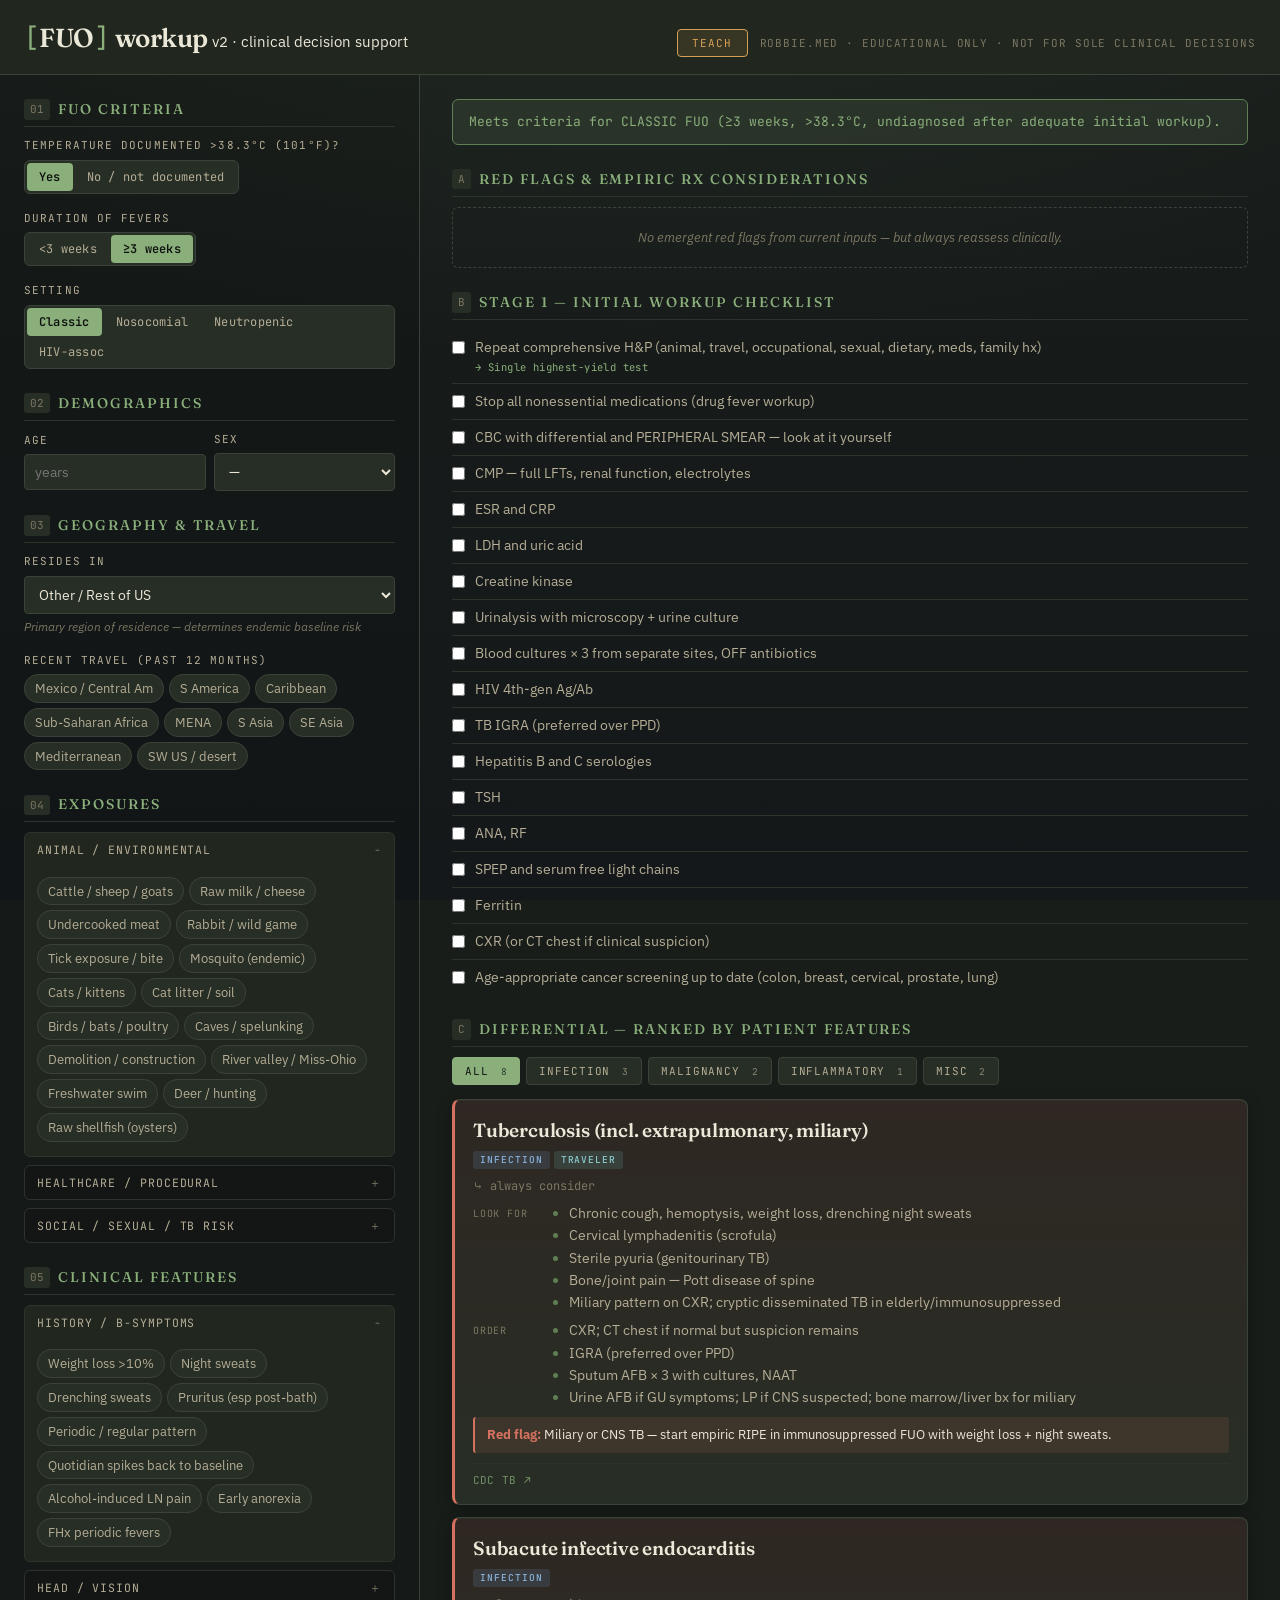
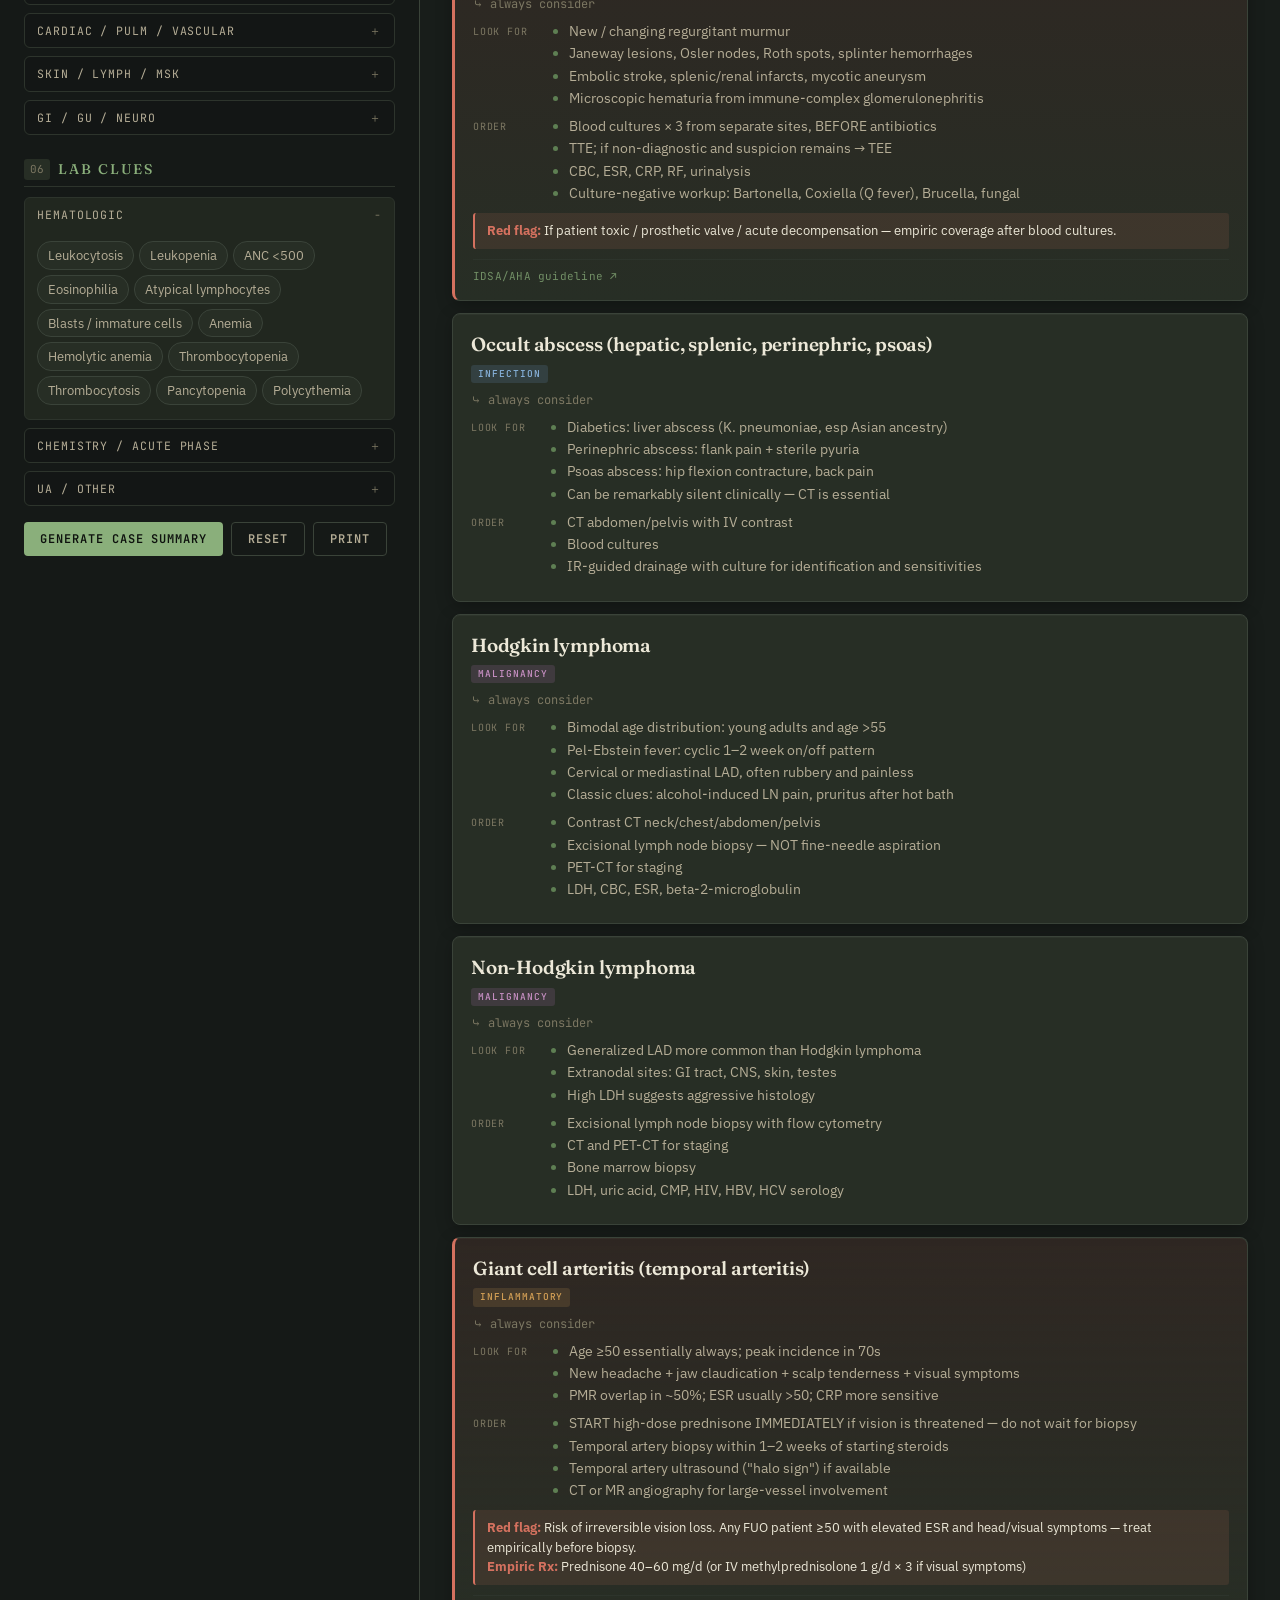
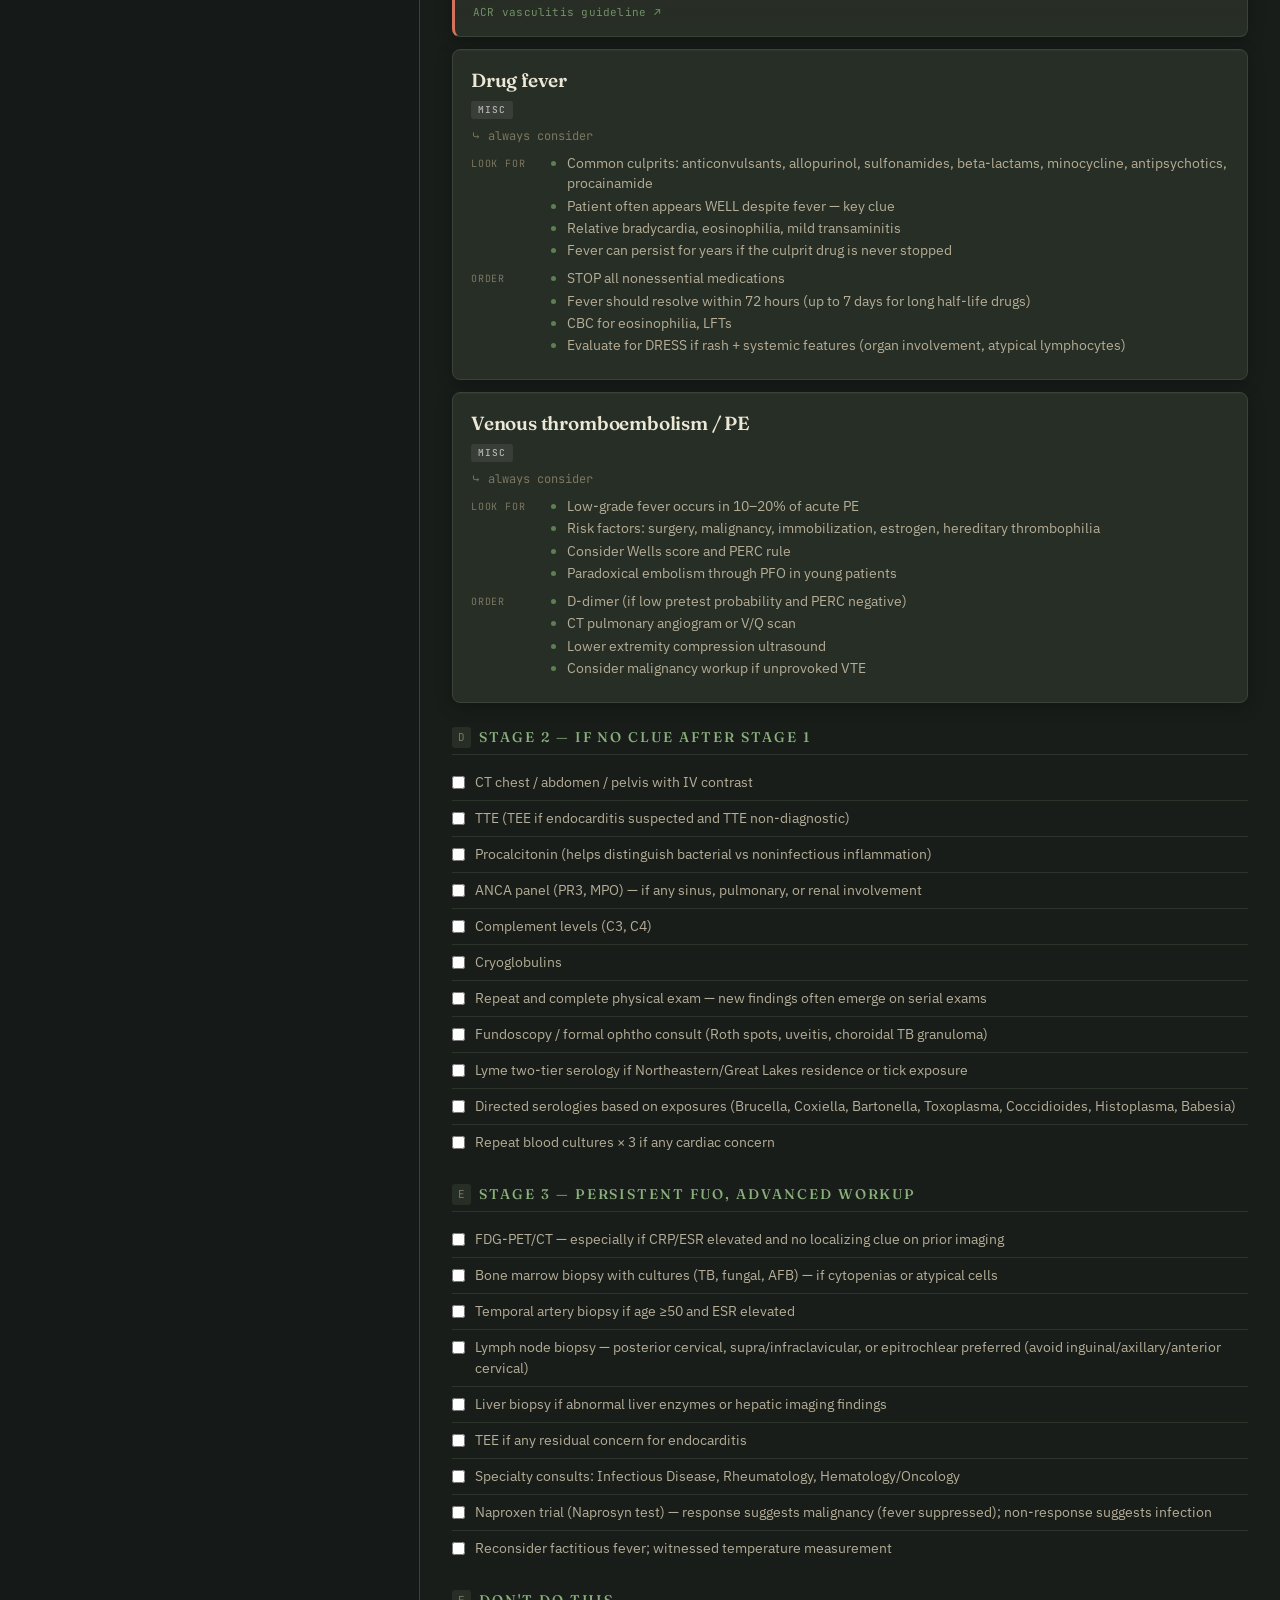
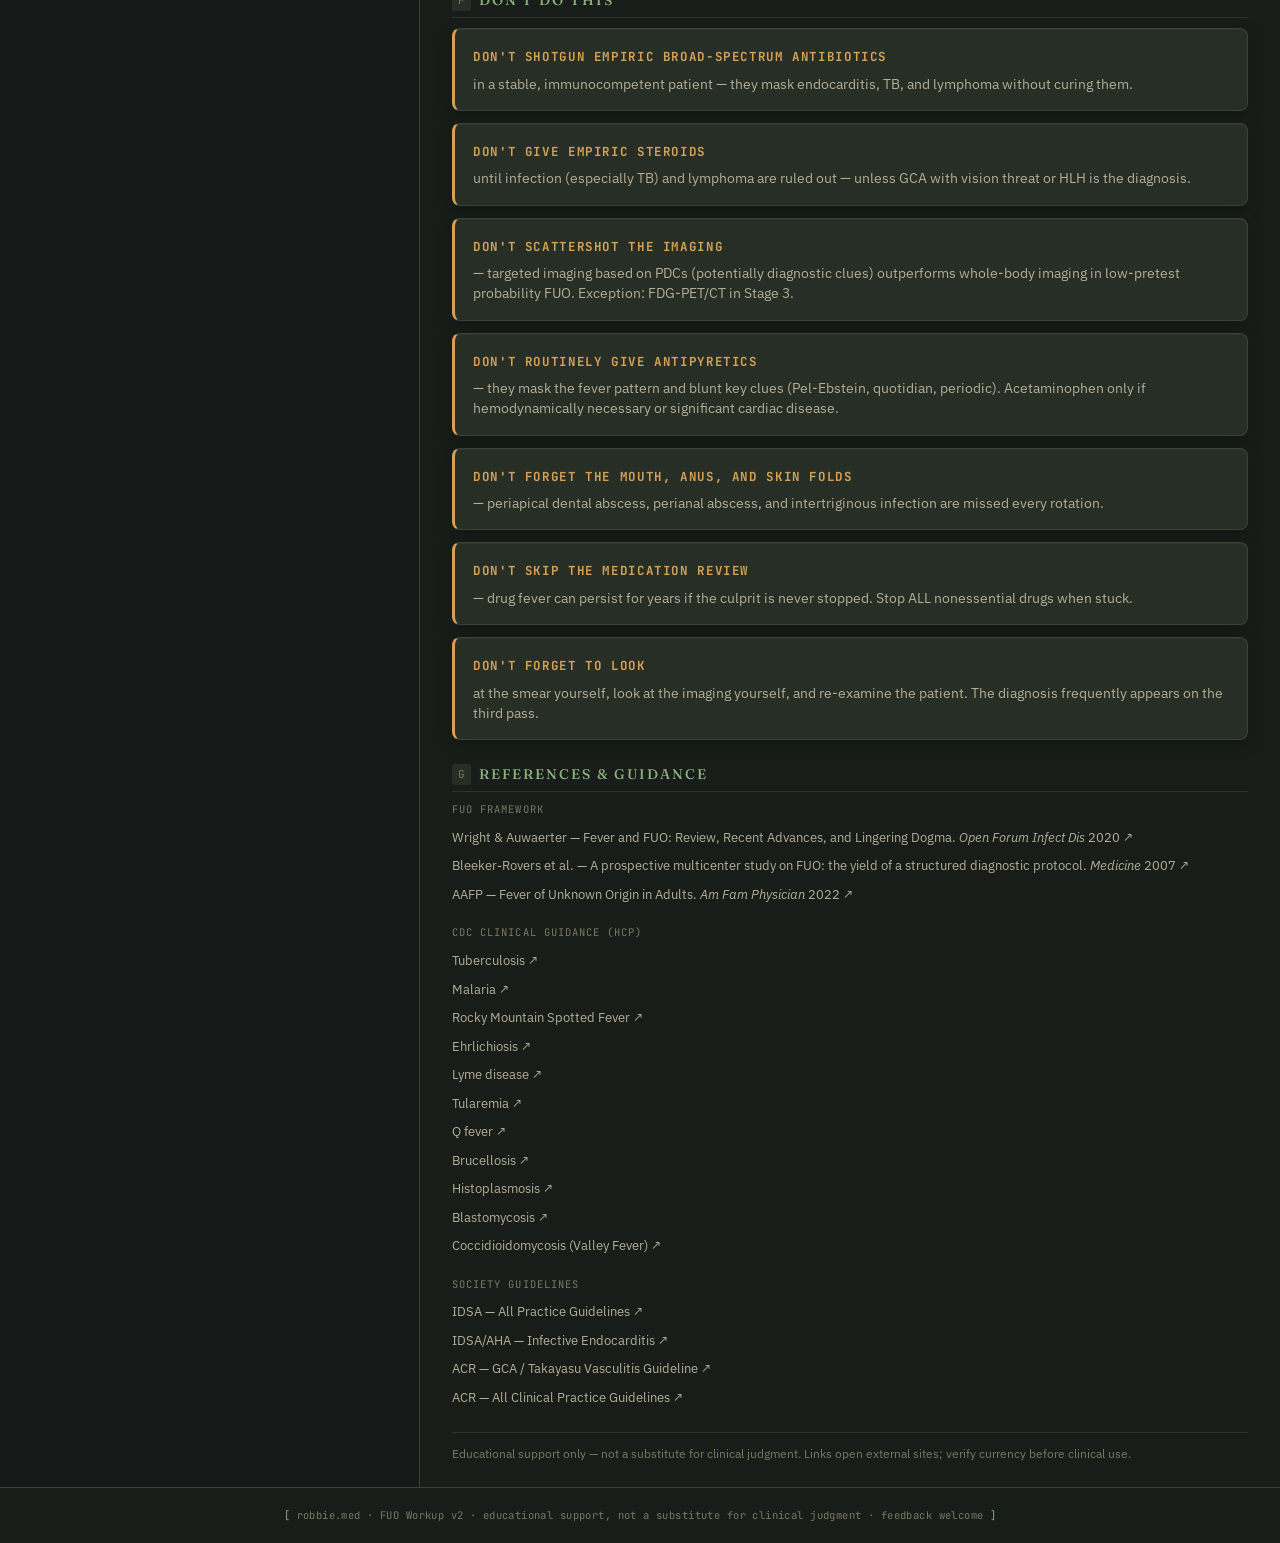
<file: index.html>
<!DOCTYPE html>
<html lang="en">
<head>
<meta charset="UTF-8">
<meta name="viewport" content="width=device-width, initial-scale=1.0">
<title>FUO Workup — robbie.med</title>
<link rel="preconnect" href="https://fonts.googleapis.com">
<link rel="preconnect" href="https://fonts.gstatic.com" crossorigin>
<link href="https://fonts.googleapis.com/css2?family=Fraunces:opsz,wght@9..144,400;9..144,500;9..144,600;9..144,700&family=IBM+Plex+Sans:wght@300;400;500;600&family=JetBrains+Mono:wght@400;500;700&display=swap" rel="stylesheet">
<link rel="stylesheet" href="fuo-workup.css">
</head>
<body>

<header>
  <div>
    <span class="logo"><span class="bracket">[</span>FUO<span class="bracket">]</span> workup</span>
    <span class="sub">v2 · clinical decision support</span>
  </div>
  <div style="display:flex;align-items:center;gap:12px;flex-wrap:wrap;">
    <button class="btn-teach" onclick="openTeachPanel()">Teach</button>
    <div class="tag">robbie.med · educational only · not for sole clinical decisions</div>
  </div>
</header>

<div class="shell">

  <!-- ===== INPUTS PANEL ===== -->
  <aside class="panel panel-inputs">

    <h2><span class="num">01</span> FUO criteria</h2>
    <div class="field-group">
      <label class="lbl">Temperature documented &gt;38.3°C (101°F)?</label>
      <div class="pill-group" data-radio="febrile">
        <label class="pill active"><input type="radio" name="febrile" value="yes" checked>Yes</label>
        <label class="pill"><input type="radio" name="febrile" value="no">No / not documented</label>
      </div>
    </div>
    <div class="field-group">
      <label class="lbl">Duration of fevers</label>
      <div class="pill-group" data-radio="duration">
        <label class="pill"><input type="radio" name="duration" value="<3wk">&lt;3 weeks</label>
        <label class="pill active"><input type="radio" name="duration" value="3wk+" checked>≥3 weeks</label>
      </div>
    </div>
    <div class="field-group">
      <label class="lbl">Setting</label>
      <div class="pill-group" data-radio="setting">
        <label class="pill active"><input type="radio" name="setting" value="classic" checked>Classic</label>
        <label class="pill"><input type="radio" name="setting" value="nosocomial">Nosocomial</label>
        <label class="pill"><input type="radio" name="setting" value="neutropenic">Neutropenic</label>
        <label class="pill"><input type="radio" name="setting" value="hiv">HIV-assoc</label>
      </div>
    </div>

    <h2><span class="num">02</span> Demographics</h2>
    <div class="field-group inline-row">
      <div style="flex:1; min-width:90px;">
        <label class="lbl">Age</label>
        <input type="number" id="age" value="" placeholder="years" min="0" max="120">
      </div>
      <div style="flex:1; min-width:90px;">
        <label class="lbl">Sex</label>
        <select id="sex">
          <option value="">—</option>
          <option value="F">Female</option>
          <option value="M">Male</option>
        </select>
      </div>
    </div>

    <h2><span class="num">03</span> Geography &amp; travel</h2>
    <div class="field-group">
      <label class="lbl">Resides in</label>
      <select id="home">
        <option value="other_us" selected>Other / Rest of US</option>
        <option value="ms_ohio_valley">Mississippi–Ohio River Valley (MO, TN, KY, AR, IN, OH…)</option>
        <option value="south_central_us">South-Central US (TX, OK, AR, MO, KS, TN)</option>
        <option value="sw_us">Southwestern US / Sonoran Desert (AZ, NM, S.CA, W.TX)</option>
        <option value="northeast_greatlakes">Northeastern US / Great Lakes (New England → MN)</option>
        <option value="pacific_nw">Pacific Northwest (OR, WA, BC)</option>
        <option value="gulf_coast">Gulf Coast (TX–FL littoral)</option>
        <option value="outside_us">Outside US / International</option>
      </select>
      <p class="helper">Primary region of residence — determines endemic baseline risk</p>
    </div>
    <div class="field-group">
      <label class="lbl">Recent travel (past 12 months)</label>
      <div class="chips" data-multi="travel">
        <label class="chip"><input type="checkbox" value="mexico_central"><span>Mexico / Central Am</span></label>
        <label class="chip"><input type="checkbox" value="south_america"><span>S America</span></label>
        <label class="chip"><input type="checkbox" value="caribbean"><span>Caribbean</span></label>
        <label class="chip"><input type="checkbox" value="ssafrica"><span>Sub-Saharan Africa</span></label>
        <label class="chip"><input type="checkbox" value="me_nafrica"><span>MENA</span></label>
        <label class="chip"><input type="checkbox" value="south_asia"><span>S Asia</span></label>
        <label class="chip"><input type="checkbox" value="se_asia"><span>SE Asia</span></label>
        <label class="chip"><input type="checkbox" value="mediterranean"><span>Mediterranean</span></label>
        <label class="chip"><input type="checkbox" value="sw_us"><span>SW US / desert</span></label>
      </div>
    </div>

    <h2><span class="num">04</span> Exposures</h2>

    <details class="section" open>
      <summary>Animal / environmental</summary>
      <div class="body">
        <div class="chips" data-multi="exposure">
          <label class="chip"><input type="checkbox" value="cattle_sheep_goat"><span>Cattle / sheep / goats</span></label>
          <label class="chip"><input type="checkbox" value="raw_milk"><span>Raw milk / cheese</span></label>
          <label class="chip"><input type="checkbox" value="undercooked_meat"><span>Undercooked meat</span></label>
          <label class="chip"><input type="checkbox" value="rabbit_wildgame"><span>Rabbit / wild game</span></label>
          <label class="chip"><input type="checkbox" value="tick"><span>Tick exposure / bite</span></label>
          <label class="chip"><input type="checkbox" value="mosquito"><span>Mosquito (endemic)</span></label>
          <label class="chip"><input type="checkbox" value="cats_kittens"><span>Cats / kittens</span></label>
          <label class="chip"><input type="checkbox" value="cat_feces"><span>Cat litter / soil</span></label>
          <label class="chip"><input type="checkbox" value="birds_bats"><span>Birds / bats / poultry</span></label>
          <label class="chip"><input type="checkbox" value="caves"><span>Caves / spelunking</span></label>
          <label class="chip"><input type="checkbox" value="demolition"><span>Demolition / construction</span></label>
          <label class="chip"><input type="checkbox" value="river_valley"><span>River valley / Miss-Ohio</span></label>
          <label class="chip"><input type="checkbox" value="freshwater"><span>Freshwater swim</span></label>
          <label class="chip"><input type="checkbox" value="deer_hunt"><span>Deer / hunting</span></label>
          <label class="chip"><input type="checkbox" value="raw_shellfish"><span>Raw shellfish (oysters)</span></label>
        </div>
      </div>
    </details>

    <details class="section">
      <summary>Healthcare / procedural</summary>
      <div class="body">
        <div class="chips" data-multi="exposure">
          <label class="chip"><input type="checkbox" value="recent_surgery"><span>Recent surgery (&lt;3 mo)</span></label>
          <label class="chip"><input type="checkbox" value="indwelling_line"><span>Indwelling catheter / line</span></label>
          <label class="chip"><input type="checkbox" value="prosthetic"><span>Prosthetic valve / joint</span></label>
          <label class="chip"><input type="checkbox" value="dental_work"><span>Recent dental work</span></label>
          <label class="chip"><input type="checkbox" value="ivdu"><span>IV drug use</span></label>
          <label class="chip"><input type="checkbox" value="transfusion"><span>Recent transfusion</span></label>
          <label class="chip"><input type="checkbox" value="immunosuppressed"><span>Immunosuppressed</span></label>
          <label class="chip"><input type="checkbox" value="hiv"><span>HIV / known</span></label>
          <label class="chip"><input type="checkbox" value="transplant"><span>Transplant</span></label>
          <label class="chip"><input type="checkbox" value="new_med"><span>New med (3–6 wk)</span></label>
        </div>
      </div>
    </details>

    <details class="section">
      <summary>Social / sexual / TB risk</summary>
      <div class="body">
        <div class="chips" data-multi="exposure">
          <label class="chip"><input type="checkbox" value="msm_new_partners"><span>New sexual partners / MSM</span></label>
          <label class="chip"><input type="checkbox" value="commercial_sex"><span>Commercial sex</span></label>
          <label class="chip"><input type="checkbox" value="tb_contact"><span>TB contact / endemic origin</span></label>
          <label class="chip"><input type="checkbox" value="incarcerated"><span>Prison / shelter</span></label>
          <label class="chip"><input type="checkbox" value="homeless"><span>Homelessness</span></label>
          <label class="chip"><input type="checkbox" value="alcohol_use"><span>Heavy alcohol use</span></label>
          <label class="chip"><input type="checkbox" value="medical_personnel"><span>Healthcare worker</span></label>
          <label class="chip"><input type="checkbox" value="hbv_hcv"><span>HBV / HCV</span></label>
          <label class="chip"><input type="checkbox" value="cirrhosis"><span>Known cirrhosis</span></label>
        </div>
      </div>
    </details>

    <h2><span class="num">05</span> Clinical features</h2>
    <details class="section" open>
      <summary>History / B-symptoms</summary>
      <div class="body">
        <div class="chips" data-multi="feature">
          <label class="chip"><input type="checkbox" value="weight_loss"><span>Weight loss &gt;10%</span></label>
          <label class="chip"><input type="checkbox" value="night_sweats"><span>Night sweats</span></label>
          <label class="chip"><input type="checkbox" value="drenching_sweats"><span>Drenching sweats</span></label>
          <label class="chip"><input type="checkbox" value="pruritus"><span>Pruritus (esp post-bath)</span></label>
          <label class="chip"><input type="checkbox" value="periodic_pattern"><span>Periodic / regular pattern</span></label>
          <label class="chip"><input type="checkbox" value="quotidian"><span>Quotidian spikes back to baseline</span></label>
          <label class="chip"><input type="checkbox" value="alcohol_ln_pain"><span>Alcohol-induced LN pain</span></label>
          <label class="chip"><input type="checkbox" value="early_anorexia"><span>Early anorexia</span></label>
          <label class="chip"><input type="checkbox" value="family_periodic_fever"><span>FHx periodic fevers</span></label>
        </div>
      </div>
    </details>

    <details class="section">
      <summary>Head / vision</summary>
      <div class="body">
        <div class="chips" data-multi="feature">
          <label class="chip"><input type="checkbox" value="new_headache"><span>New headache (esp &gt;50yo)</span></label>
          <label class="chip"><input type="checkbox" value="jaw_claudication"><span>Jaw claudication</span></label>
          <label class="chip"><input type="checkbox" value="scalp_tender"><span>Scalp / temporal tenderness</span></label>
          <label class="chip"><input type="checkbox" value="vision_change"><span>Vision change / amaurosis</span></label>
          <label class="chip"><input type="checkbox" value="uveitis"><span>Uveitis / eye pain</span></label>
          <label class="chip"><input type="checkbox" value="facial_pain"><span>Facial / sinus pain</span></label>
          <label class="chip"><input type="checkbox" value="dental_pain"><span>Dental pain / poor dentition</span></label>
          <label class="chip"><input type="checkbox" value="pharyngitis"><span>Sore throat</span></label>
        </div>
      </div>
    </details>

    <details class="section">
      <summary>Cardiac / pulm / vascular</summary>
      <div class="body">
        <div class="chips" data-multi="feature">
          <label class="chip"><input type="checkbox" value="new_murmur"><span>New murmur</span></label>
          <label class="chip"><input type="checkbox" value="embolic_phenomena"><span>Embolic phenomena</span></label>
          <label class="chip"><input type="checkbox" value="splinter_hem"><span>Splinter / Janeway / Osler</span></label>
          <label class="chip"><input type="checkbox" value="dyspnea"><span>Dyspnea</span></label>
          <label class="chip"><input type="checkbox" value="cough"><span>Cough &gt;3 wk</span></label>
          <label class="chip"><input type="checkbox" value="hemoptysis"><span>Hemoptysis</span></label>
          <label class="chip"><input type="checkbox" value="pleuritic_pain"><span>Pleuritic chest pain</span></label>
          <label class="chip"><input type="checkbox" value="leg_swelling"><span>Unilateral leg swelling</span></label>
          <label class="chip"><input type="checkbox" value="atypical_pneumonia"><span>Atypical PNA pattern</span></label>
        </div>
      </div>
    </details>

    <details class="section">
      <summary>Skin / lymph / MSK</summary>
      <div class="body">
        <div class="chips" data-multi="feature">
          <label class="chip"><input type="checkbox" value="rash_wrists_ankles"><span>Rash wrists/ankles → central</span></label>
          <label class="chip"><input type="checkbox" value="salmon_evanescent"><span>Salmon / evanescent rash</span></label>
          <label class="chip"><input type="checkbox" value="erythema_nodosum"><span>Erythema nodosum</span></label>
          <label class="chip"><input type="checkbox" value="malar_rash"><span>Malar rash / photosensitive</span></label>
          <label class="chip"><input type="checkbox" value="ulcers_genital"><span>Oral &amp; genital ulcers</span></label>
          <label class="chip"><input type="checkbox" value="morbilliform"><span>Morbilliform drug-type rash</span></label>
          <label class="chip"><input type="checkbox" value="lad_localized"><span>Localized lymphadenopathy</span></label>
          <label class="chip"><input type="checkbox" value="lad_generalized"><span>Generalized lymphadenopathy</span></label>
          <label class="chip"><input type="checkbox" value="splenomegaly"><span>Splenomegaly</span></label>
          <label class="chip"><input type="checkbox" value="hepatomegaly"><span>Hepatomegaly</span></label>
          <label class="chip"><input type="checkbox" value="arthralgia"><span>Arthralgia</span></label>
          <label class="chip"><input type="checkbox" value="arthritis"><span>Frank arthritis</span></label>
          <label class="chip"><input type="checkbox" value="prox_stiff"><span>Proximal stiffness (shldr/hip)</span></label>
          <label class="chip"><input type="checkbox" value="myalgia"><span>Myalgia</span></label>
          <label class="chip"><input type="checkbox" value="sacroiliitis"><span>Sacroiliitis / back pain</span></label>
          <label class="chip"><input type="checkbox" value="bone_pain"><span>Bone pain</span></label>
        </div>
      </div>
    </details>

    <details class="section">
      <summary>GI / GU / neuro</summary>
      <div class="body">
        <div class="chips" data-multi="feature">
          <label class="chip"><input type="checkbox" value="abd_pain"><span>Abdominal pain</span></label>
          <label class="chip"><input type="checkbox" value="ruq_pain"><span>RUQ pain</span></label>
          <label class="chip"><input type="checkbox" value="chronic_diarrhea"><span>Chronic diarrhea</span></label>
          <label class="chip"><input type="checkbox" value="jaundice"><span>Jaundice</span></label>
          <label class="chip"><input type="checkbox" value="ascites"><span>Ascites</span></label>
          <label class="chip"><input type="checkbox" value="hematuria"><span>Hematuria</span></label>
          <label class="chip"><input type="checkbox" value="dysuria_no_bact"><span>Sterile pyuria</span></label>
          <label class="chip"><input type="checkbox" value="flank_pain"><span>Flank pain</span></label>
          <label class="chip"><input type="checkbox" value="mononeuritis"><span>Mononeuritis multiplex</span></label>
          <label class="chip"><input type="checkbox" value="conj_suffusion"><span>Conjunctival suffusion</span></label>
        </div>
      </div>
    </details>

    <h2><span class="num">06</span> Lab clues</h2>
    <details class="section" open>
      <summary>Hematologic</summary>
      <div class="body">
        <div class="chips" data-multi="lab">
          <label class="chip"><input type="checkbox" value="leukocytosis"><span>Leukocytosis</span></label>
          <label class="chip"><input type="checkbox" value="leukopenia"><span>Leukopenia</span></label>
          <label class="chip"><input type="checkbox" value="anc_low"><span>ANC &lt;500</span></label>
          <label class="chip"><input type="checkbox" value="eosinophilia"><span>Eosinophilia</span></label>
          <label class="chip"><input type="checkbox" value="atypical_lymph"><span>Atypical lymphocytes</span></label>
          <label class="chip"><input type="checkbox" value="blasts"><span>Blasts / immature cells</span></label>
          <label class="chip"><input type="checkbox" value="anemia"><span>Anemia</span></label>
          <label class="chip"><input type="checkbox" value="hemolytic_anemia"><span>Hemolytic anemia</span></label>
          <label class="chip"><input type="checkbox" value="thrombocytopenia"><span>Thrombocytopenia</span></label>
          <label class="chip"><input type="checkbox" value="thrombocytosis"><span>Thrombocytosis</span></label>
          <label class="chip"><input type="checkbox" value="pancytopenia"><span>Pancytopenia</span></label>
          <label class="chip"><input type="checkbox" value="polycythemia"><span>Polycythemia</span></label>
        </div>
      </div>
    </details>

    <details class="section">
      <summary>Chemistry / acute phase</summary>
      <div class="body">
        <div class="chips" data-multi="lab">
          <label class="chip"><input type="checkbox" value="transaminitis"><span>Transaminitis</span></label>
          <label class="chip"><input type="checkbox" value="cholestasis"><span>Elevated alk phos / GGT</span></label>
          <label class="chip"><input type="checkbox" value="hyponatremia"><span>Hyponatremia</span></label>
          <label class="chip"><input type="checkbox" value="hypercalcemia"><span>Hypercalcemia</span></label>
          <label class="chip"><input type="checkbox" value="elevated_ldh"><span>Elevated LDH</span></label>
          <label class="chip"><input type="checkbox" value="esr_high"><span>ESR &gt;50</span></label>
          <label class="chip"><input type="checkbox" value="esr_very_high"><span>ESR &gt;100</span></label>
          <label class="chip"><input type="checkbox" value="crp_high"><span>CRP elevated</span></label>
          <label class="chip"><input type="checkbox" value="ferritin_high"><span>Ferritin &gt;500</span></label>
          <label class="chip"><input type="checkbox" value="ferritin_extreme"><span>Ferritin &gt;10,000</span></label>
          <label class="chip"><input type="checkbox" value="procalcitonin_high"><span>Procalcitonin high</span></label>
          <label class="chip"><input type="checkbox" value="ck_high"><span>Elevated CK</span></label>
        </div>
      </div>
    </details>

    <details class="section">
      <summary>UA / other</summary>
      <div class="body">
        <div class="chips" data-multi="lab">
          <label class="chip"><input type="checkbox" value="pyuria_sterile"><span>Pyuria, neg cultures</span></label>
          <label class="chip"><input type="checkbox" value="hematuria_lab"><span>Hematuria on UA</span></label>
          <label class="chip"><input type="checkbox" value="proteinuria"><span>Proteinuria</span></label>
          <label class="chip"><input type="checkbox" value="hilar_lad_cxr"><span>Bilateral hilar LAD on CXR</span></label>
          <label class="chip"><input type="checkbox" value="relative_brady"><span>Relative bradycardia</span></label>
          <label class="chip"><input type="checkbox" value="rel_well"><span>Patient relatively well-appearing</span></label>
        </div>
      </div>
    </details>

    <div class="actions-row">
      <button class="btn" onclick="generateSummary()">Generate case summary</button>
      <button class="btn btn-ghost" onclick="resetAll()">Reset</button>
      <button class="btn btn-ghost" onclick="window.print()">Print</button>
    </div>
    <div id="summary-output"></div>

  </aside>

  <!-- ===== OUTPUT PANEL ===== -->
  <main class="panel panel-output">

    <div id="fuo-status" class="fuo-banner meets">Loading…</div>

    <h2><span class="num">A</span> Red flags &amp; empiric Rx considerations</h2>
    <div id="redflags"></div>

    <h2><span class="num">B</span> Stage 1 — initial workup checklist</h2>
    <ul class="checklist" id="stage1-list"></ul>

    <h2><span class="num">C</span> Differential — ranked by patient features</h2>
    <div class="tabs" id="cat-tabs">
      <span class="tab active" data-cat="all">All <span class="n" id="n-all">0</span></span>
      <span class="tab" data-cat="infection">Infection <span class="n" id="n-infection">0</span></span>
      <span class="tab" data-cat="malignancy">Malignancy <span class="n" id="n-malignancy">0</span></span>
      <span class="tab" data-cat="inflammatory">Inflammatory <span class="n" id="n-inflammatory">0</span></span>
      <span class="tab" data-cat="misc">Misc <span class="n" id="n-misc">0</span></span>
    </div>
    <div id="ddx-list"></div>

    <h2><span class="num">D</span> Stage 2 — if no clue after stage 1</h2>
    <ul class="checklist" id="stage2-list"></ul>

    <h2><span class="num">E</span> Stage 3 — persistent FUO, advanced workup</h2>
    <ul class="checklist" id="stage3-list"></ul>

    <h2><span class="num">F</span> Don't do this</h2>
    <div id="dontdo"></div>

    <h2><span class="num">G</span> References &amp; guidance</h2>
    <div class="ref-section">

      <div class="ref-group">
        <div class="ref-group-label">FUO framework</div>
        <ul class="ref-list">
          <li><a href="https://pubmed.ncbi.nlm.nih.gov/32462043/" target="_blank" rel="noopener noreferrer">Wright &amp; Auwaerter — Fever and FUO: Review, Recent Advances, and Lingering Dogma. <em>Open Forum Infect Dis</em> 2020 ↗</a></li>
          <li><a href="https://pubmed.ncbi.nlm.nih.gov/17220753/" target="_blank" rel="noopener noreferrer">Bleeker-Rovers et al. — A prospective multicenter study on FUO: the yield of a structured diagnostic protocol. <em>Medicine</em> 2007 ↗</a></li>
          <li><a href="https://www.aafp.org/pubs/afp/issues/2022/0200/p137.html" target="_blank" rel="noopener noreferrer">AAFP — Fever of Unknown Origin in Adults. <em>Am Fam Physician</em> 2022 ↗</a></li>
        </ul>
      </div>

      <div class="ref-group">
        <div class="ref-group-label">CDC clinical guidance (HCP)</div>
        <ul class="ref-list">
          <li><a href="https://www.cdc.gov/tb/hcp/clinical-overview/index.html" target="_blank" rel="noopener noreferrer">Tuberculosis ↗</a></li>
          <li><a href="https://www.cdc.gov/malaria/hcp/clinical-guidance/index.html" target="_blank" rel="noopener noreferrer">Malaria ↗</a></li>
          <li><a href="https://www.cdc.gov/rocky-mountain-spotted-fever/hcp/clinical-care/index.html" target="_blank" rel="noopener noreferrer">Rocky Mountain Spotted Fever ↗</a></li>
          <li><a href="https://www.cdc.gov/ehrlichiosis/hcp/clinical-overview/index.html" target="_blank" rel="noopener noreferrer">Ehrlichiosis ↗</a></li>
          <li><a href="https://www.cdc.gov/lyme/hcp/clinical-care/index.html" target="_blank" rel="noopener noreferrer">Lyme disease ↗</a></li>
          <li><a href="https://www.cdc.gov/tularemia/hcp/clinical-care/index.html" target="_blank" rel="noopener noreferrer">Tularemia ↗</a></li>
          <li><a href="https://www.cdc.gov/q-fever/hcp/clinical-guidance/index.html" target="_blank" rel="noopener noreferrer">Q fever ↗</a></li>
          <li><a href="https://www.cdc.gov/brucellosis/hcp/clinical-overview/" target="_blank" rel="noopener noreferrer">Brucellosis ↗</a></li>
          <li><a href="https://www.cdc.gov/histoplasmosis/hcp/clinical-overview/index.html" target="_blank" rel="noopener noreferrer">Histoplasmosis ↗</a></li>
          <li><a href="https://www.cdc.gov/blastomycosis/hcp/clinical-overview/index.html" target="_blank" rel="noopener noreferrer">Blastomycosis ↗</a></li>
          <li><a href="https://www.cdc.gov/valley-fever/hcp/clinical-overview/index.html" target="_blank" rel="noopener noreferrer">Coccidioidomycosis (Valley Fever) ↗</a></li>
        </ul>
      </div>

      <div class="ref-group">
        <div class="ref-group-label">Society guidelines</div>
        <ul class="ref-list">
          <li><a href="https://www.idsociety.org/practice-guideline/all-practice-guidelines/" target="_blank" rel="noopener noreferrer">IDSA — All Practice Guidelines ↗</a></li>
          <li><a href="https://www.idsociety.org/practice-guideline/endocarditis-management/" target="_blank" rel="noopener noreferrer">IDSA/AHA — Infective Endocarditis ↗</a></li>
          <li><a href="https://rheumatology.org/vasculitis-guideline" target="_blank" rel="noopener noreferrer">ACR — GCA / Takayasu Vasculitis Guideline ↗</a></li>
          <li><a href="https://rheumatology.org/clinical-practice-guidelines" target="_blank" rel="noopener noreferrer">ACR — All Clinical Practice Guidelines ↗</a></li>
        </ul>
      </div>

      <p class="ref-disclaimer">Educational support only — not a substitute for clinical judgment. Links open external sites; verify currency before clinical use.</p>
    </div>

  </main>
</div>

<footer>
  <span class="em">[</span> robbie.med · FUO Workup v2 · educational support, not a substitute for clinical judgment · feedback welcome <span class="em">]</span>
</footer>

<!-- ===== TEACHING OVERLAY ===== -->
<div id="teach-overlay" role="dialog" aria-modal="true" aria-label="Teaching panel">

  <div class="teach-topbar">
    <div>
      <span class="teach-brand"><span class="t-bracket">[</span>FUO<span class="t-bracket">]</span> teaching mode</span>
      <span class="teach-context">15-min inpatient block &nbsp;·&nbsp; Internal medicine residents &nbsp;·&nbsp; Academic hospital</span>
    </div>
    <button class="teach-close-btn" onclick="closeTeachPanel()">✕ Close</button>
  </div>

  <div class="teach-wrap">

    <div class="teach-agenda-strip">
      <span>1.5 min · Definition</span>
      <span>2.5 min · Epidemiology</span>
      <span>3 min · History &amp; exam</span>
      <span>3 min · Staged workup</span>
      <span>2 min · Don't do</span>
      <span>2 min · Empiric Rx</span>
      <span>1 min · Pearls</span>
    </div>

    <div class="teach-controls">
      <button onclick="expandAllTeachSections()">Expand all</button>
      <button onclick="collapseAllTeachSections()">Collapse all</button>
    </div>

    <!-- 01 Definition -->
    <details class="teach-section" open>
      <summary>
        <span class="teach-sec-num">01</span>
        <span class="teach-sec-title">Definition &amp; subtypes</span>
        <span class="teach-sec-time">1.5 min</span>
      </summary>
      <div class="teach-sec-body">
        <div class="socratic">
          <span class="socratic-label">Discuss first</span>
          <p>"What actually makes a fever 'unknown origin'? What's the minimum workup threshold before it qualifies as FUO — and why does the 3-week mark matter clinically?"</p>
        </div>
        <div class="teach-box">
          <p><strong>Classic FUO:</strong> Temperature &gt;38.3°C (&gt;101°F) documented on ≥2 occasions, duration &gt;3 weeks, <em>no diagnosis after adequate evaluation</em> — defined as ≥3 outpatient visits, ≥3 inpatient days, or ≥1 week of structured ambulatory investigation.</p>
          <p class="teach-note">The 3-week threshold excludes self-limited viral illness. The "adequate evaluation" clause is the real key — it's not FUO if nobody looked carefully. (Petersdorf &amp; Beeson, 1961; updated Durack &amp; Street, 1991)</p>
        </div>
        <div class="teach-subtypes">
          <div class="teach-subtype">
            <div class="teach-subtype-name">Nosocomial</div>
            <p>Fever &gt;3 days in hospital, afebrile on admission. Top considerations: <strong>drug fever, C. diff, DVT/PE, line infection, occult abscess</strong>. Different workup entirely.</p>
          </div>
          <div class="teach-subtype teach-subtype-urgent">
            <div class="teach-subtype-name">Neutropenic — emergency</div>
            <p>ANC &lt;500. Antipseudomonal antibiotics within <strong>1 hour</strong>. This is a protocol, not a judgment call. Mortality increases with every hour of delay.</p>
          </div>
          <div class="teach-subtype">
            <div class="teach-subtype-name">HIV-associated</div>
            <p>Fever &gt;4 weeks (or &gt;3 days if hospitalized). Expand the differential: <strong>MAC, CMV, disseminated histo/cocci, PJP, lymphoma, IRIS</strong>.</p>
          </div>
        </div>
      </div>
    </details>

    <!-- 02 Epidemiology -->
    <details class="teach-section">
      <summary>
        <span class="teach-sec-num">02</span>
        <span class="teach-sec-title">Epidemiology — what's actually causing it?</span>
        <span class="teach-sec-time">2.5 min</span>
      </summary>
      <div class="teach-sec-body">
        <div class="socratic">
          <span class="socratic-label">Discuss first</span>
          <p>"Before you look at the chart — just from the population — what's your prior? Infection, malignancy, or inflammatory disease? What shifts your prior most?"</p>
        </div>
        <div class="teach-epi-grid">
          <div class="teach-epi-cat">
            <div class="teach-epi-pct">11–55%</div>
            <div class="teach-epi-cat-name">Infection</div>
            <ul><li>TB, endocarditis, abscess</li><li>Brucellosis, Q fever</li><li>EBV, CMV, acute HIV</li><li>Regional: RMSF, histo, blasto</li></ul>
          </div>
          <div class="teach-epi-cat">
            <div class="teach-epi-pct">12–34%</div>
            <div class="teach-epi-cat-name">Inflammatory / rheumatic</div>
            <ul><li>Adult Still's disease</li><li>Giant cell arteritis (≥50)</li><li>SLE, ANCA vasculitis</li><li>Sarcoidosis, IgG4-RD</li></ul>
          </div>
          <div class="teach-epi-cat">
            <div class="teach-epi-pct">7–35%</div>
            <div class="teach-epi-cat-name">Malignancy</div>
            <ul><li>Hodgkin &amp; NHL (most common)</li><li>Leukemia</li><li>RCC, HCC, atrial myxoma</li></ul>
          </div>
          <div class="teach-epi-cat">
            <div class="teach-epi-pct">2–20%</div>
            <div class="teach-epi-cat-name">Miscellaneous</div>
            <ul><li>Drug fever</li><li>VTE, IBD</li><li>Periodic fever syndromes</li><li>Factitious fever</li></ul>
          </div>
        </div>
        <div class="teach-epi-stats">
          <div class="teach-stat-item"><strong>7–51%</strong><span>never reach a diagnosis</span></div>
          <div class="teach-stat-item"><strong>~40%</strong><span>of undiagnosed cases resolve spontaneously</span></div>
          <div class="teach-stat-item"><strong>~7%</strong><span>5-year mortality — mostly NHL</span></div>
        </div>
        <div class="teach-always-box">
          <span class="teach-always-label">Always on the list — missed too often to ever drop</span>
          <div class="teach-always-chips">
            <span>TB</span><span>Endocarditis</span><span>Hodgkin / NHL</span><span>Occult abscess</span><span>GCA (age ≥50)</span><span>Drug fever</span><span>VTE</span>
          </div>
        </div>
        <div class="teach-pearl-box">
          <span class="teach-pearl-label">Trend to know</span>
          <p>In modern US academic centers, <strong>inflammatory causes have increased</strong> and infectious causes have declined — better empiric antibiotics, better imaging, changed epidemiology. If the patient is &gt;65 with weeks of fever and no localizing signs, GCA and Still's move near the top before any other testing.</p>
        </div>
        <p class="teach-cite">Wright &amp; Auwaerter, Open Forum Infect Dis 2020 (PMID 32462043) · Bleeker-Rovers et al., Medicine 2007 (PMID 17220753)</p>
      </div>
    </details>

    <!-- 03 History & Exam -->
    <details class="teach-section">
      <summary>
        <span class="teach-sec-num">03</span>
        <span class="teach-sec-title">History &amp; exam — where diagnoses hide</span>
        <span class="teach-sec-time">3 min</span>
      </summary>
      <div class="teach-sec-body">
        <div class="socratic">
          <span class="socratic-label">Discuss first</span>
          <p>"Your intern wants to order 'the FUO panel' — ESR, ANA, ANCA, SPEP, ferritin, all serologies at once. What do you say, and why does the order of operations matter?"</p>
        </div>
        <p class="teach-axiom">"The history is the answer. The labs are the confirmation."</p>
        <p style="font-size:14px; color:var(--text-dim);">A single exposure detail — cat scratch, raw milk, tick bite, new lisinopril, demolition site — can collapse a 68-disease differential in seconds. No lab panel can do that.</p>
        <div class="teach-box">
          <div class="teach-domain-label">History domains to interrogate every time</div>
          <div class="teach-domain-chips">
            <span>Travel (past 12 months)</span>
            <span>Animal contact</span>
            <span>Tick / mosquito exposure</span>
            <span>Raw foods / milk / shellfish</span>
            <span>New medications (3–6 wk)</span>
            <span>Sexual history / STI risk</span>
            <span>TB contacts / incarceration</span>
            <span>Occupation / demolition / caves</span>
            <span>River valley / freshwater exposure</span>
            <span>Alcohol / liver disease</span>
            <span>Implants / prosthetics / recent dental</span>
            <span>Family history periodic fevers</span>
          </div>
        </div>
        <div class="teach-box">
          <div class="teach-domain-label">Physical exam — what gets missed</div>
          <ul class="teach-exam-list">
            <li><strong>Skin in full light:</strong> Janeway lesions (painless palmar macules = endocarditis), Osler nodes (painful fingertip nodules), splinter hemorrhages, salmon/evanescent rash (Still's), petechiae (RMSF, meningococcemia), erythema nodosum</li>
            <li><strong>All lymph node chains:</strong> posterior cervical, supraclavicular, epitrochlear, popliteal — not just groin and axilla</li>
            <li><strong>Temporal arteries in any patient ≥50 with headache:</strong> tenderness, induration, absent pulse, scalp tenderness</li>
            <li><strong>Inside the mouth:</strong> dental abscess, gingival findings — often the culprit when present</li>
            <li><strong>Fundoscope:</strong> Roth spots (endocarditis), choroidal lesions (disseminated fungal / miliary TB)</li>
          </ul>
        </div>
        <div class="teach-pearl-box">
          <span class="teach-pearl-label">Fever pattern — don't suppress it</span>
          <p>Scheduled antipyretics erase a diagnostic signal. <strong>Quotidian</strong> (spikes returning to baseline daily) = Adult Still's. <strong>Pel-Ebstein</strong> (days of fever / days of afebrile, cycling) = Hodgkin. <strong>Tertian</strong> (q48h) = P. vivax / falciparum. <strong>Undulant</strong> = brucellosis. <strong>Drenching sweats</strong> at peak = lymphoma or TB.</p>
        </div>
      </div>
    </details>

    <!-- 04 Staged Workup -->
    <details class="teach-section">
      <summary>
        <span class="teach-sec-num">04</span>
        <span class="teach-sec-title">Staged workup — following the PDC</span>
        <span class="teach-sec-time">3 min</span>
      </summary>
      <div class="teach-sec-body">
        <p style="font-size:14px;color:var(--text-dim);">PDC = <strong>Potentially Diagnostic Clue</strong> — any history finding, physical finding, or lab result that narrows the differential. The entire strategy is: find a PDC, follow it with targeted testing, reassess. Do not order everything at once.</p>
        <div class="teach-stages">
          <div class="teach-stage">
            <div class="teach-stage-hdr">Stage 1 — Initial evaluation</div>
            <ul>
              <li>CBC with diff, CMP, LFTs, LDH, ferritin, ESR, CRP, UA + culture</li>
              <li>Blood cultures ×3 from separate sites — BEFORE any antibiotics</li>
              <li>CXR; CT chest if abnormal or high suspicion</li>
              <li>CT abdomen/pelvis with IV contrast</li>
              <li>HIV 4th-gen Ag/Ab, IGRA (QuantiFERON), EBV/CMV serology</li>
            </ul>
          </div>
          <div class="teach-stage">
            <div class="teach-stage-hdr">Stage 2 — If no PDC after Stage 1</div>
            <ul>
              <li>Targeted serology based on exposure history (Brucella, Bartonella/Coxiella, Lyme two-tier, etc.)</li>
              <li>ANA, ANCA, RF, anti-dsDNA, complement if inflammatory suspected</li>
              <li>SPEP + UPEP if malignancy / plasma cell disorder suspected</li>
              <li>TTE → TEE if endocarditis remains on list despite negative blood cultures</li>
              <li>Stop non-essential medications × 72 h to test for drug fever</li>
            </ul>
          </div>
          <div class="teach-stage">
            <div class="teach-stage-hdr">Stage 3 — Persistent FUO, advanced workup</div>
            <ul>
              <li><strong>FDG-PET/CT</strong> — highest single-test yield after Stage 1 fails; identifies metabolically active tissue (inflammation, malignancy, occult abscess) and guides biopsy site</li>
              <li>Lymph node biopsy: excisional preferred. <em>High yield: posterior cervical, supraclavicular, epitrochlear. Avoid: inguinal, axillary (low specificity, reactive changes)</em></li>
              <li>Temporal artery biopsy in any patient ≥50 with elevated ESR</li>
              <li>Bone marrow biopsy (pancytopenia, suspected miliary TB, culture-negative endocarditis)</li>
              <li>Liver biopsy if granulomatous hepatitis suspected (elevated alk phos, hepatomegaly)</li>
            </ul>
          </div>
        </div>
        <div class="teach-pearl-box">
          <span class="teach-pearl-label">PET-CT pearl</span>
          <p>FDG-PET is the most useful advanced imaging in FUO — not just CT or MRI alone. Best evidence: use it when CRP/ESR are elevated and no localizing clue found after Stage 1–2 workup. It detects occult lymphoma, large-vessel vasculitis (e.g., aortitis in GCA), active granulomas, and abscess that may be invisible on standard cross-sectional imaging.</p>
        </div>
      </div>
    </details>

    <!-- 05 Don't Do -->
    <details class="teach-section">
      <summary>
        <span class="teach-sec-num">05</span>
        <span class="teach-sec-title">What NOT to do — and why</span>
        <span class="teach-sec-time">2 min</span>
      </summary>
      <div class="teach-sec-body">
        <div class="socratic">
          <span class="socratic-label">Discuss first</span>
          <p>"Your patient spikes to 39.9°C at 2 AM. The nurse calls asking for Tylenol orders. What do you say — and if the answer is 'no,' how do you explain it to the patient?"</p>
        </div>
        <div class="teach-donts">
          <div class="teach-dont-item">
            <div class="teach-dont-hdr">✕ Empiric broad-spectrum antibiotics for undiagnosed FUO</div>
            <p>Sterilizes blood cultures. Masks fever pattern. Creates false reassurance of "responding to treatment." The only exceptions are genuine emergencies where delay is life-threatening — neutropenic fever, suspected RMSF, GCA with visual loss (see Section 6).</p>
          </div>
          <div class="teach-dont-item">
            <div class="teach-dont-hdr">✕ Empiric glucocorticoids before a diagnosis</div>
            <p>Steroids lower fever in infection, malignancy, <em>and</em> inflammatory disease alike — they are not a diagnostic test. Worse: steroids can lyse lymphoma cells and dramatically reduce biopsy yield. <em>Exception: GCA with active visual symptoms — treat now, biopsy within 1–2 weeks — histopathology remains interpretable.</em></p>
          </div>
          <div class="teach-dont-item">
            <div class="teach-dont-hdr">✕ Scheduled antipyretics masking fever pattern</div>
            <p>Quotidian = Still's. Pel-Ebstein = Hodgkin. Tertian = malaria. Undulant = brucellosis. Scheduled Tylenol erases these signals. Use only PRN for comfort at very high temperatures.</p>
          </div>
          <div class="teach-dont-item">
            <div class="teach-dont-hdr">✕ Anchoring on a nonspecific positive test</div>
            <p>ANA 1:80, positive monospot, mildly elevated ferritin — these are clues, not diagnoses. Premature closure on a low-specificity result causes anchoring and delays the real diagnosis. Continue the systematic evaluation.</p>
          </div>
          <div class="teach-dont-item">
            <div class="teach-dont-hdr">✕ Skip the mouth and the skin</div>
            <p>Dental abscess, Janeway lesions, Osler nodes, splinter hemorrhages, salmon rash, petechiae — the diagnosis is sometimes visible if you look. 60 seconds, every time.</p>
          </div>
        </div>
      </div>
    </details>

    <!-- 06 Empiric Rx -->
    <details class="teach-section">
      <summary>
        <span class="teach-sec-num">06</span>
        <span class="teach-sec-title">When to treat empirically — the exceptions</span>
        <span class="teach-sec-time">2 min</span>
      </summary>
      <div class="teach-sec-body">
        <div class="socratic">
          <span class="socratic-label">Discuss first</span>
          <p>"67-year-old from Oklahoma, 9 days of fever, headache, thrombocytopenia, and transaminitis. No rash yet. Walk me through your decision about empiric treatment."</p>
        </div>
        <div class="teach-empirics">
          <div class="teach-empiric-item teach-empiric-urgent">
            <div class="teach-empiric-hdr">🔴 Neutropenic fever (ANC &lt;500)</div>
            <p>This is a protocol, not a clinical judgment. Antipseudomonal beta-lactam (cefepime, pip-tazo, meropenem based on MASCC risk) within <strong>1 hour</strong>. Start before results are back.</p>
          </div>
          <div class="teach-empiric-item teach-empiric-urgent">
            <div class="teach-empiric-hdr">🔴 GCA with threatened vision</div>
            <p>Amaurosis fugax, diplopia, or monocular visual loss in a patient ≥50 with elevated ESR → <strong>prednisone 60 mg PO (or methylprednisolone 1 g IV × 3) today.</strong> Do not wait for biopsy. Temporal artery biopsy remains interpretable for 1–2 weeks after steroids are started.</p>
          </div>
          <div class="teach-empiric-item">
            <div class="teach-empiric-hdr">⚠ RMSF / tick-borne — South-Central US, tick exposure</div>
            <p>Tick exposure + fever + thrombocytopenia + transaminitis (± headache) in OK/AR/MO/KS/TN → <strong>doxycycline 100 mg PO/IV BID now.</strong> Serology is negative in the first 7–10 days. Mortality climbs sharply after day 5 — you cannot wait for confirmatory results.</p>
          </div>
          <div class="teach-empiric-item">
            <div class="teach-empiric-hdr">⚠ Miliary / disseminated TB — deteriorating immunosuppressed patient</div>
            <p>Immunosuppressed, weight loss + night sweats + bilateral infiltrates, clinical deterioration → empiric RIPE before AFB culture (6–8 weeks). Send sputum AFB ×3, urine AFB, blood AFB, bone marrow culture first — then treat.</p>
          </div>
          <div class="teach-empiric-item">
            <div class="teach-empiric-hdr">⚠ HLH — ferritin &gt;10,000 + cytopenias + splenomegaly</div>
            <p>This is HLH until proven otherwise. Immediate hematology + rheumatology co-management. Add triglycerides, fibrinogen, NK activity, sIL-2R. <strong>Do not treat as refractory sepsis without excluding HLH</strong> — it will not respond and the delay is fatal.</p>
          </div>
        </div>
      </div>
    </details>

    <!-- 07 Pearls -->
    <details class="teach-section">
      <summary>
        <span class="teach-sec-num">07</span>
        <span class="teach-sec-title">Take-home pearls</span>
        <span class="teach-sec-time">1 min</span>
      </summary>
      <div class="teach-sec-body">
        <ul class="teach-pearls">
          <li>FUO is almost always an <strong>atypical presentation of a common disease</strong> — TB without pulmonary symptoms, endocarditis without a murmur, lymphoma without palpable LAD. Think common diseases presenting uncommonly.</li>
          <li><strong>40% of FUO cases never get a diagnosis</strong> and many of those resolve spontaneously. An undiagnosed FUO is not automatically a death sentence.</li>
          <li><strong>History first, labs second.</strong> A single exposure detail collapses the differential instantly. No shotgun panel can do that — and shotgun panels generate false positives that anchor thinking.</li>
          <li><strong>Ferritin &gt;10,000</strong> is approximately 90% sensitive for HLH in adults with systemic inflammation. Always check it in FUO; it also points toward Still's disease and lymphoma.</li>
          <li><strong>Serial physical exams</strong> reveal findings that a single admission exam misses — new lymph node, evolving murmur, temporal artery tenderness. Revisit the exam each day.</li>
          <li>The <strong>naproxen test:</strong> 3 days of naproxen reliably suppress fever → malignant etiology more likely than infectious. Low evidence, but a useful gestalt adjunct.</li>
          <li><strong>Lymph node biopsy site matters:</strong> posterior cervical, supraclavicular, epitrochlear = high diagnostic yield. Inguinal, axillary = avoid if possible (reactive changes, low specificity).</li>
          <li>When FUO persists for months without a diagnosis, revisit the medication list — <strong>drug fever</strong> can come from an agent started years ago (e.g., hydralazine, phenytoin, allopurinol). Also consider factitious fever in healthcare workers.</li>
        </ul>
      </div>
    </details>

    <div class="teach-foot">
      <span>Wright &amp; Auwaerter, <em>Open Forum Infect Dis</em> 2020 &nbsp;·&nbsp; Bleeker-Rovers et al., <em>Medicine</em> 2007 &nbsp;·&nbsp; AAFP <em>Am Fam Physician</em> 2022 &nbsp;·&nbsp; Harrison's 20th ed.</span>
      <span>Educational only · robbie.med</span>
    </div>

  </div><!-- .teach-wrap -->
</div><!-- #teach-overlay -->

<script src="diseases.js"></script>
<script src="app.js"></script>
</body>
</html>
</file>
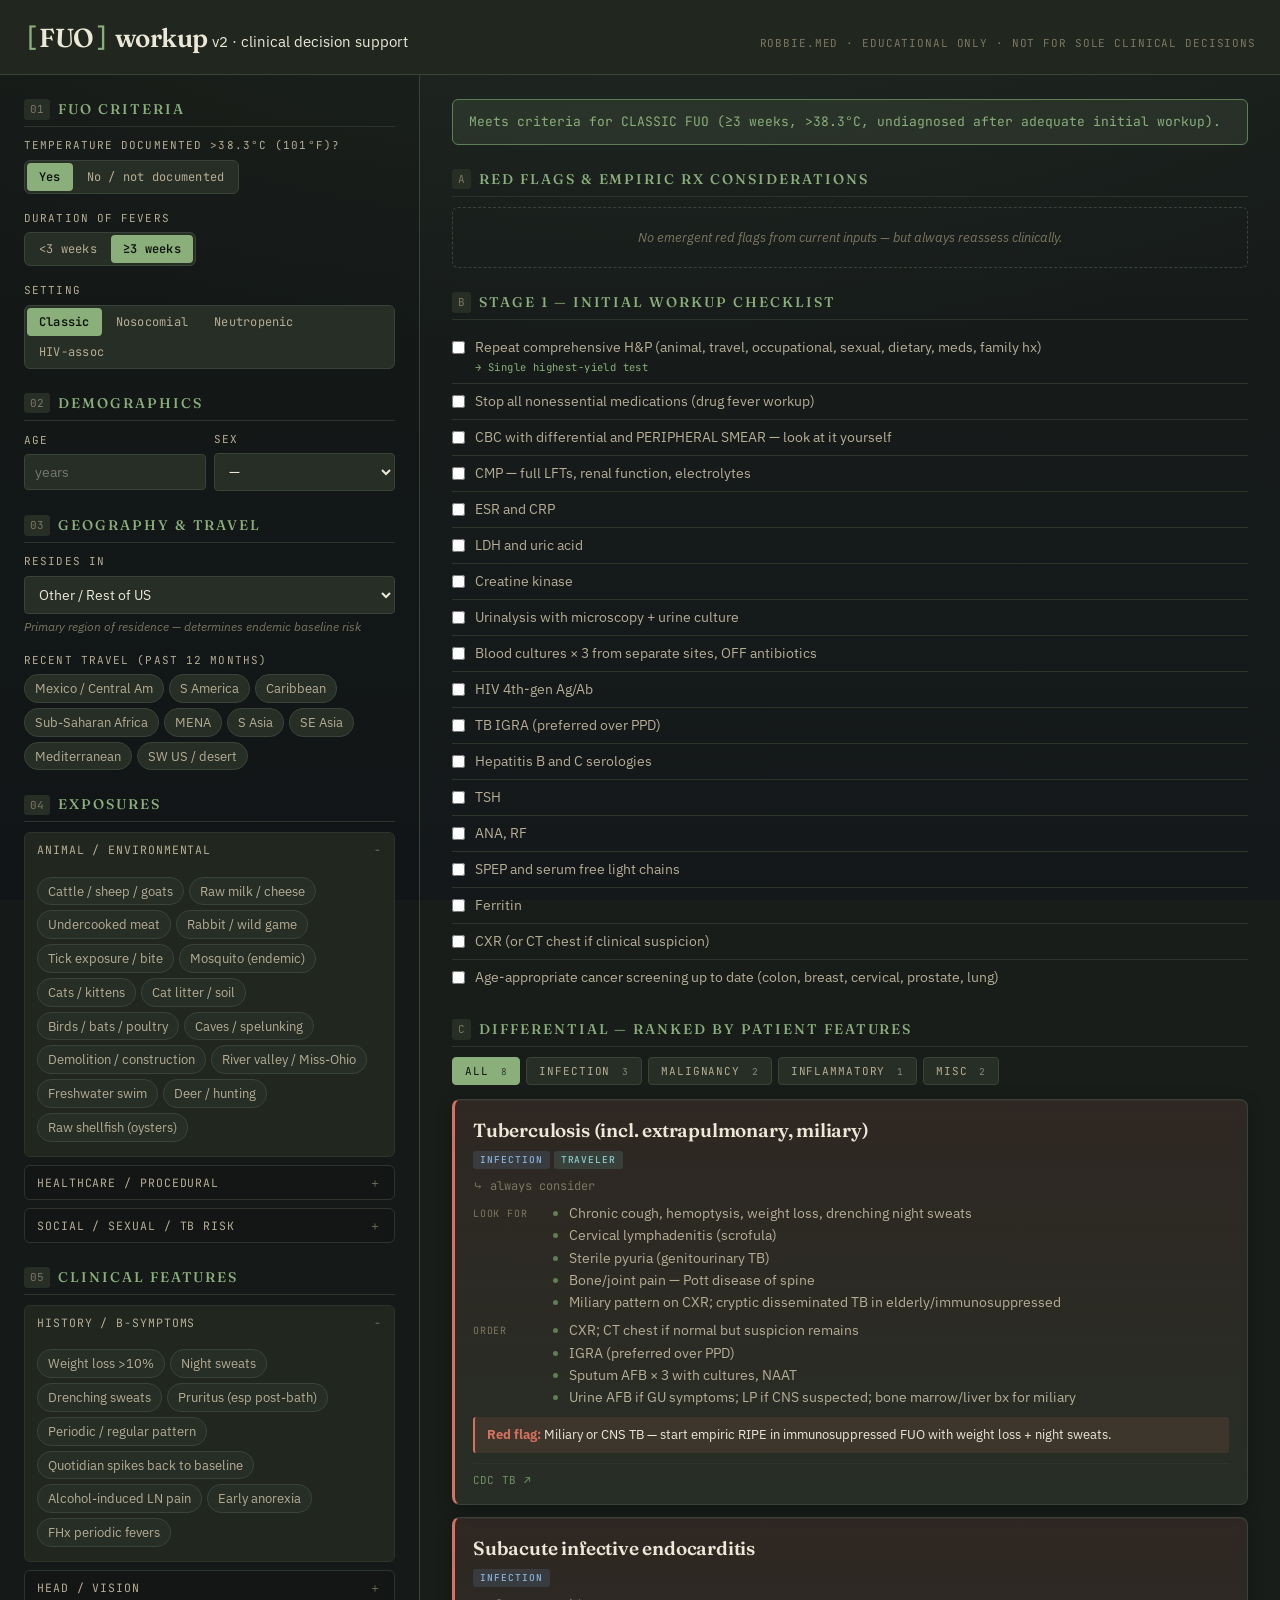
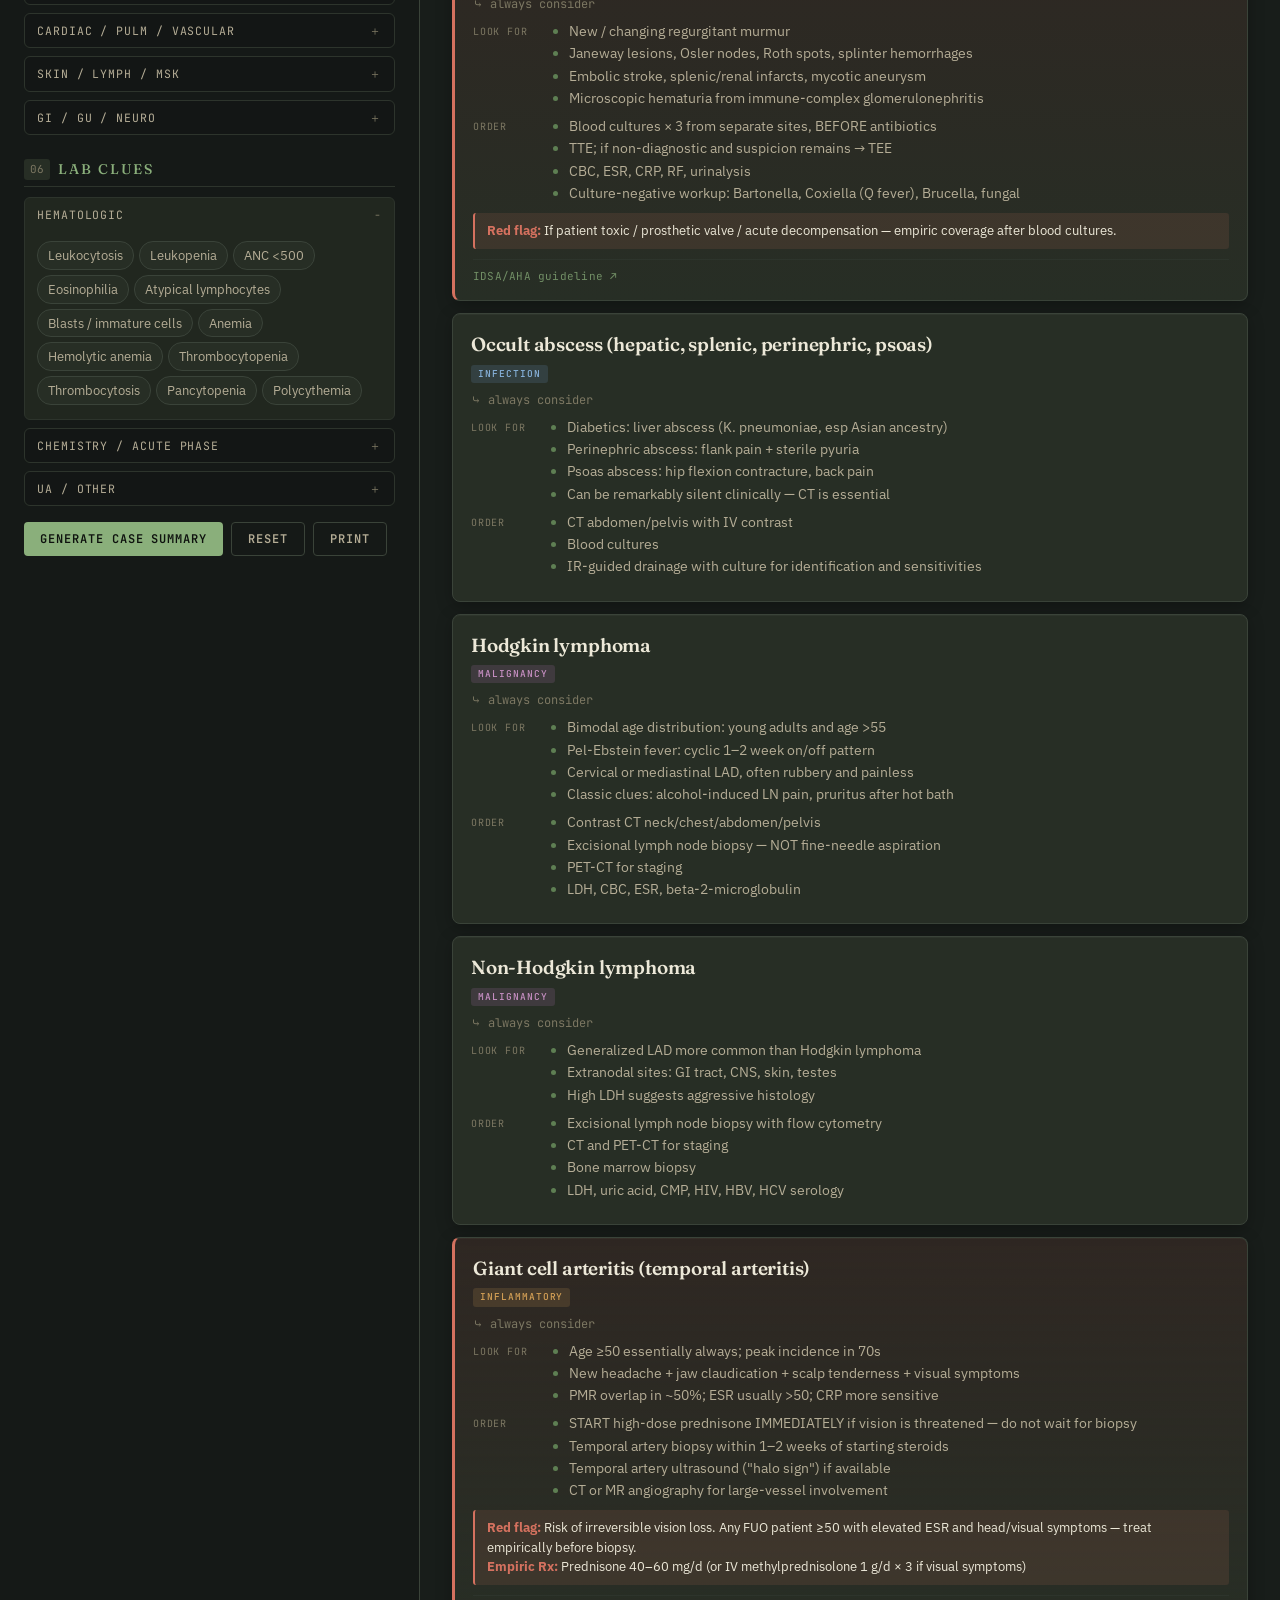
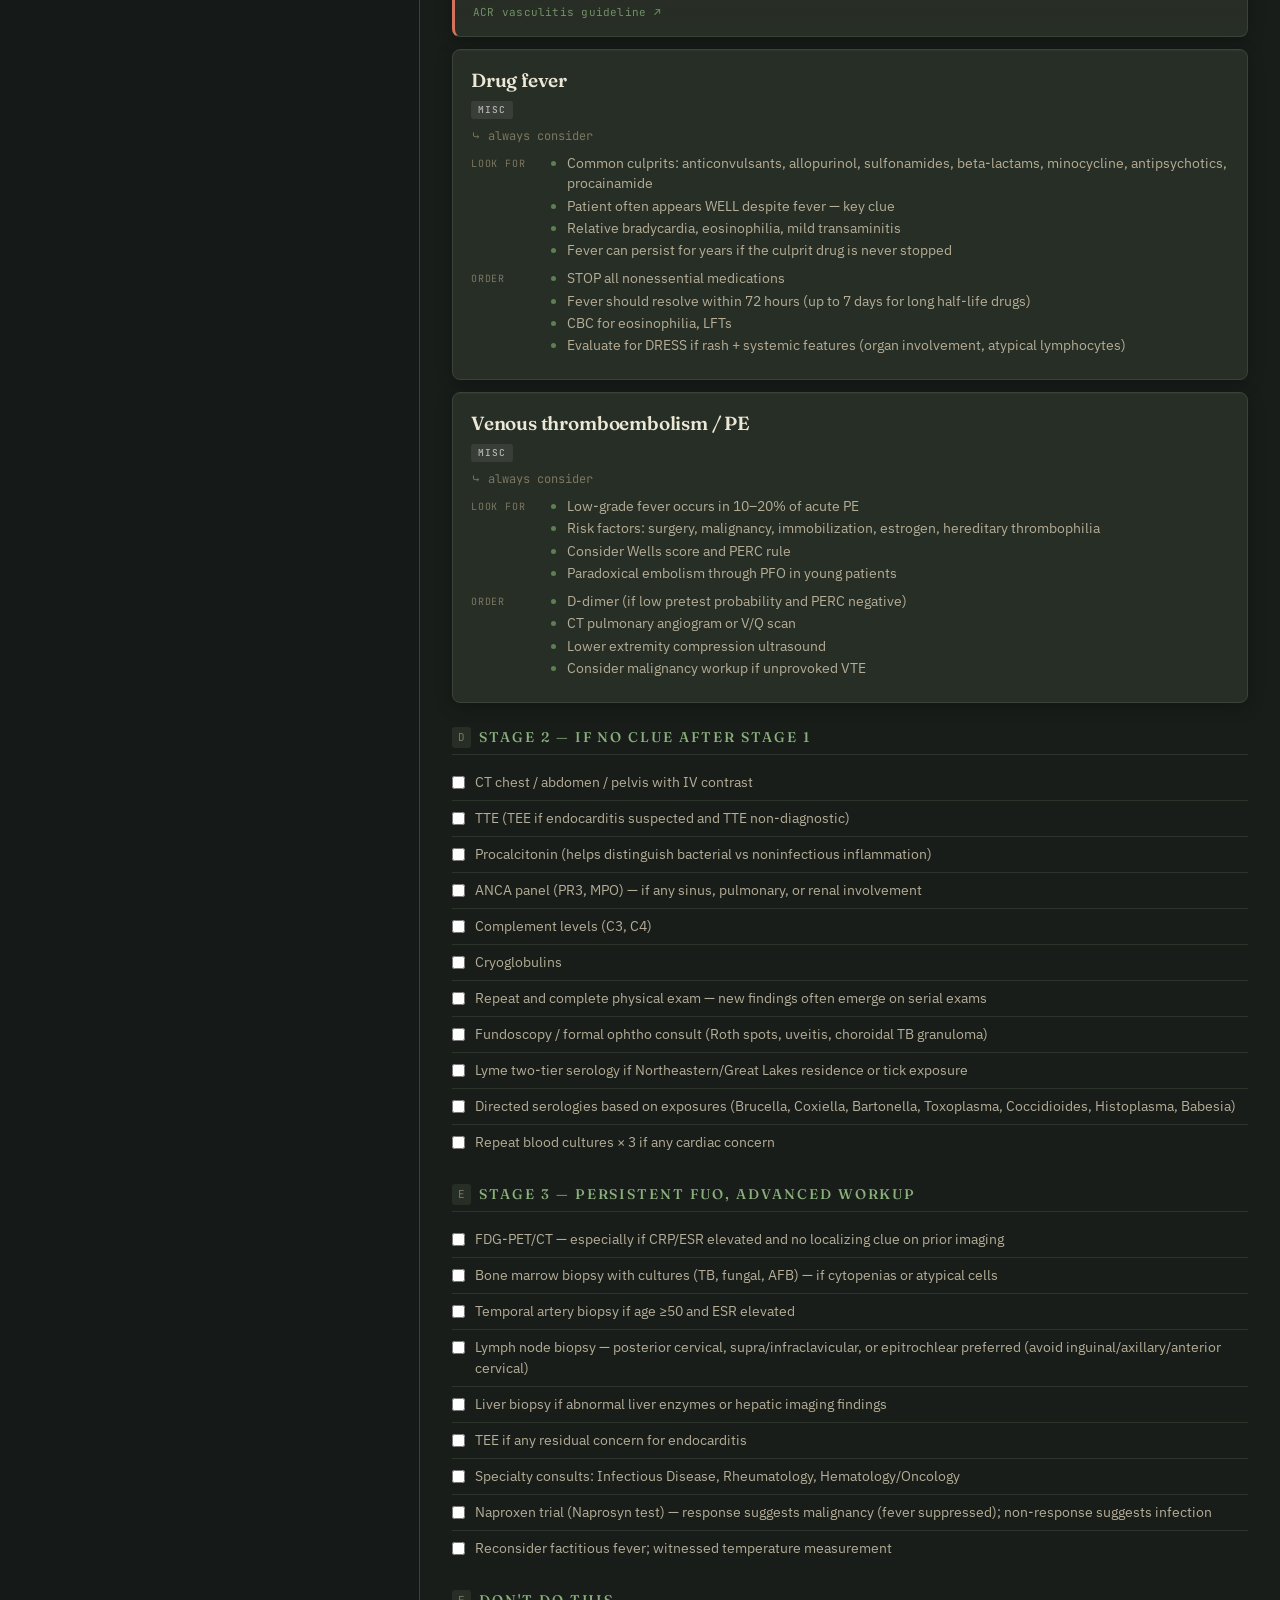
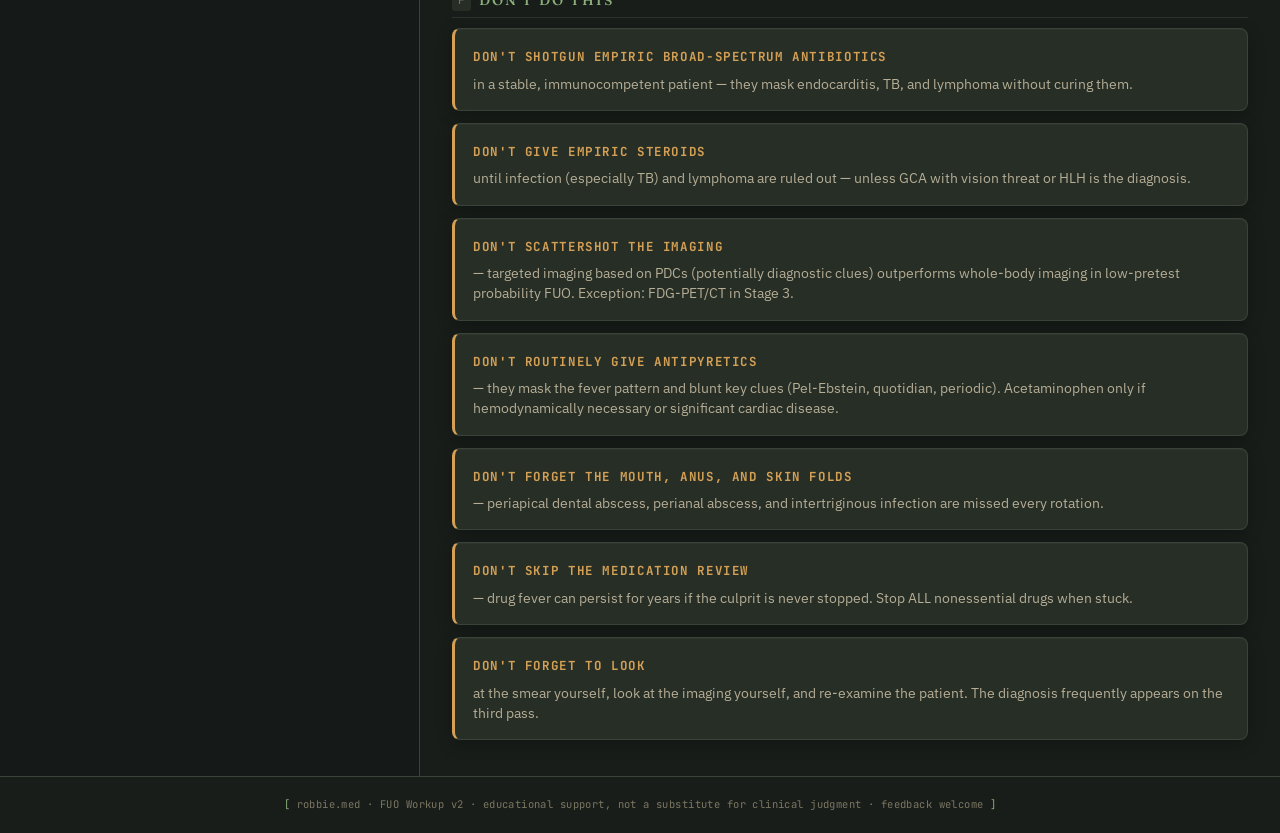
<file: fuo-workup.html>
<!DOCTYPE html>
<html lang="en">
<head>
<meta charset="UTF-8">
<meta name="viewport" content="width=device-width, initial-scale=1.0">
<title>FUO Workup — robbie.med</title>
<link rel="preconnect" href="https://fonts.googleapis.com">
<link rel="preconnect" href="https://fonts.gstatic.com" crossorigin>
<link href="https://fonts.googleapis.com/css2?family=Fraunces:opsz,wght@9..144,400;9..144,500;9..144,600;9..144,700&family=IBM+Plex+Sans:wght@300;400;500;600&family=JetBrains+Mono:wght@400;500;700&display=swap" rel="stylesheet">
<link rel="stylesheet" href="fuo-workup.css">
</head>
<body>

<header>
  <div>
    <span class="logo"><span class="bracket">[</span>FUO<span class="bracket">]</span> workup</span>
    <span class="sub">v2 · clinical decision support</span>
  </div>
  <div class="tag">robbie.med · educational only · not for sole clinical decisions</div>
</header>

<div class="shell">

  <!-- ===== INPUTS PANEL ===== -->
  <aside class="panel panel-inputs">

    <h2><span class="num">01</span> FUO criteria</h2>
    <div class="field-group">
      <label class="lbl">Temperature documented &gt;38.3°C (101°F)?</label>
      <div class="pill-group" data-radio="febrile">
        <label class="pill active"><input type="radio" name="febrile" value="yes" checked>Yes</label>
        <label class="pill"><input type="radio" name="febrile" value="no">No / not documented</label>
      </div>
    </div>
    <div class="field-group">
      <label class="lbl">Duration of fevers</label>
      <div class="pill-group" data-radio="duration">
        <label class="pill"><input type="radio" name="duration" value="<3wk">&lt;3 weeks</label>
        <label class="pill active"><input type="radio" name="duration" value="3wk+" checked>≥3 weeks</label>
      </div>
    </div>
    <div class="field-group">
      <label class="lbl">Setting</label>
      <div class="pill-group" data-radio="setting">
        <label class="pill active"><input type="radio" name="setting" value="classic" checked>Classic</label>
        <label class="pill"><input type="radio" name="setting" value="nosocomial">Nosocomial</label>
        <label class="pill"><input type="radio" name="setting" value="neutropenic">Neutropenic</label>
        <label class="pill"><input type="radio" name="setting" value="hiv">HIV-assoc</label>
      </div>
    </div>

    <h2><span class="num">02</span> Demographics</h2>
    <div class="field-group inline-row">
      <div style="flex:1; min-width:90px;">
        <label class="lbl">Age</label>
        <input type="number" id="age" value="" placeholder="years" min="0" max="120">
      </div>
      <div style="flex:1; min-width:90px;">
        <label class="lbl">Sex</label>
        <select id="sex">
          <option value="">—</option>
          <option value="F">Female</option>
          <option value="M">Male</option>
        </select>
      </div>
    </div>

    <h2><span class="num">03</span> Geography &amp; travel</h2>
    <div class="field-group">
      <label class="lbl">Resides in</label>
      <select id="home">
        <option value="other_us" selected>Other / Rest of US</option>
        <option value="ms_ohio_valley">Mississippi–Ohio River Valley (MO, TN, KY, AR, IN, OH…)</option>
        <option value="south_central_us">South-Central US (TX, OK, AR, MO, KS, TN)</option>
        <option value="sw_us">Southwestern US / Sonoran Desert (AZ, NM, S.CA, W.TX)</option>
        <option value="northeast_greatlakes">Northeastern US / Great Lakes (New England → MN)</option>
        <option value="pacific_nw">Pacific Northwest (OR, WA, BC)</option>
        <option value="gulf_coast">Gulf Coast (TX–FL littoral)</option>
        <option value="outside_us">Outside US / International</option>
      </select>
      <p class="helper">Primary region of residence — determines endemic baseline risk</p>
    </div>
    <div class="field-group">
      <label class="lbl">Recent travel (past 12 months)</label>
      <div class="chips" data-multi="travel">
        <label class="chip"><input type="checkbox" value="mexico_central"><span>Mexico / Central Am</span></label>
        <label class="chip"><input type="checkbox" value="south_america"><span>S America</span></label>
        <label class="chip"><input type="checkbox" value="caribbean"><span>Caribbean</span></label>
        <label class="chip"><input type="checkbox" value="ssafrica"><span>Sub-Saharan Africa</span></label>
        <label class="chip"><input type="checkbox" value="me_nafrica"><span>MENA</span></label>
        <label class="chip"><input type="checkbox" value="south_asia"><span>S Asia</span></label>
        <label class="chip"><input type="checkbox" value="se_asia"><span>SE Asia</span></label>
        <label class="chip"><input type="checkbox" value="mediterranean"><span>Mediterranean</span></label>
        <label class="chip"><input type="checkbox" value="sw_us"><span>SW US / desert</span></label>
      </div>
    </div>

    <h2><span class="num">04</span> Exposures</h2>

    <details class="section" open>
      <summary>Animal / environmental</summary>
      <div class="body">
        <div class="chips" data-multi="exposure">
          <label class="chip"><input type="checkbox" value="cattle_sheep_goat"><span>Cattle / sheep / goats</span></label>
          <label class="chip"><input type="checkbox" value="raw_milk"><span>Raw milk / cheese</span></label>
          <label class="chip"><input type="checkbox" value="undercooked_meat"><span>Undercooked meat</span></label>
          <label class="chip"><input type="checkbox" value="rabbit_wildgame"><span>Rabbit / wild game</span></label>
          <label class="chip"><input type="checkbox" value="tick"><span>Tick exposure / bite</span></label>
          <label class="chip"><input type="checkbox" value="mosquito"><span>Mosquito (endemic)</span></label>
          <label class="chip"><input type="checkbox" value="cats_kittens"><span>Cats / kittens</span></label>
          <label class="chip"><input type="checkbox" value="cat_feces"><span>Cat litter / soil</span></label>
          <label class="chip"><input type="checkbox" value="birds_bats"><span>Birds / bats / poultry</span></label>
          <label class="chip"><input type="checkbox" value="caves"><span>Caves / spelunking</span></label>
          <label class="chip"><input type="checkbox" value="demolition"><span>Demolition / construction</span></label>
          <label class="chip"><input type="checkbox" value="river_valley"><span>River valley / Miss-Ohio</span></label>
          <label class="chip"><input type="checkbox" value="freshwater"><span>Freshwater swim</span></label>
          <label class="chip"><input type="checkbox" value="deer_hunt"><span>Deer / hunting</span></label>
          <label class="chip"><input type="checkbox" value="raw_shellfish"><span>Raw shellfish (oysters)</span></label>
        </div>
      </div>
    </details>

    <details class="section">
      <summary>Healthcare / procedural</summary>
      <div class="body">
        <div class="chips" data-multi="exposure">
          <label class="chip"><input type="checkbox" value="recent_surgery"><span>Recent surgery (&lt;3 mo)</span></label>
          <label class="chip"><input type="checkbox" value="indwelling_line"><span>Indwelling catheter / line</span></label>
          <label class="chip"><input type="checkbox" value="prosthetic"><span>Prosthetic valve / joint</span></label>
          <label class="chip"><input type="checkbox" value="dental_work"><span>Recent dental work</span></label>
          <label class="chip"><input type="checkbox" value="ivdu"><span>IV drug use</span></label>
          <label class="chip"><input type="checkbox" value="transfusion"><span>Recent transfusion</span></label>
          <label class="chip"><input type="checkbox" value="immunosuppressed"><span>Immunosuppressed</span></label>
          <label class="chip"><input type="checkbox" value="hiv"><span>HIV / known</span></label>
          <label class="chip"><input type="checkbox" value="transplant"><span>Transplant</span></label>
          <label class="chip"><input type="checkbox" value="new_med"><span>New med (3–6 wk)</span></label>
        </div>
      </div>
    </details>

    <details class="section">
      <summary>Social / sexual / TB risk</summary>
      <div class="body">
        <div class="chips" data-multi="exposure">
          <label class="chip"><input type="checkbox" value="msm_new_partners"><span>New sexual partners / MSM</span></label>
          <label class="chip"><input type="checkbox" value="commercial_sex"><span>Commercial sex</span></label>
          <label class="chip"><input type="checkbox" value="tb_contact"><span>TB contact / endemic origin</span></label>
          <label class="chip"><input type="checkbox" value="incarcerated"><span>Prison / shelter</span></label>
          <label class="chip"><input type="checkbox" value="homeless"><span>Homelessness</span></label>
          <label class="chip"><input type="checkbox" value="alcohol_use"><span>Heavy alcohol use</span></label>
          <label class="chip"><input type="checkbox" value="medical_personnel"><span>Healthcare worker</span></label>
          <label class="chip"><input type="checkbox" value="hbv_hcv"><span>HBV / HCV</span></label>
          <label class="chip"><input type="checkbox" value="cirrhosis"><span>Known cirrhosis</span></label>
        </div>
      </div>
    </details>

    <h2><span class="num">05</span> Clinical features</h2>
    <details class="section" open>
      <summary>History / B-symptoms</summary>
      <div class="body">
        <div class="chips" data-multi="feature">
          <label class="chip"><input type="checkbox" value="weight_loss"><span>Weight loss &gt;10%</span></label>
          <label class="chip"><input type="checkbox" value="night_sweats"><span>Night sweats</span></label>
          <label class="chip"><input type="checkbox" value="drenching_sweats"><span>Drenching sweats</span></label>
          <label class="chip"><input type="checkbox" value="pruritus"><span>Pruritus (esp post-bath)</span></label>
          <label class="chip"><input type="checkbox" value="periodic_pattern"><span>Periodic / regular pattern</span></label>
          <label class="chip"><input type="checkbox" value="quotidian"><span>Quotidian spikes back to baseline</span></label>
          <label class="chip"><input type="checkbox" value="alcohol_ln_pain"><span>Alcohol-induced LN pain</span></label>
          <label class="chip"><input type="checkbox" value="early_anorexia"><span>Early anorexia</span></label>
          <label class="chip"><input type="checkbox" value="family_periodic_fever"><span>FHx periodic fevers</span></label>
        </div>
      </div>
    </details>

    <details class="section">
      <summary>Head / vision</summary>
      <div class="body">
        <div class="chips" data-multi="feature">
          <label class="chip"><input type="checkbox" value="new_headache"><span>New headache (esp &gt;50yo)</span></label>
          <label class="chip"><input type="checkbox" value="jaw_claudication"><span>Jaw claudication</span></label>
          <label class="chip"><input type="checkbox" value="scalp_tender"><span>Scalp / temporal tenderness</span></label>
          <label class="chip"><input type="checkbox" value="vision_change"><span>Vision change / amaurosis</span></label>
          <label class="chip"><input type="checkbox" value="uveitis"><span>Uveitis / eye pain</span></label>
          <label class="chip"><input type="checkbox" value="facial_pain"><span>Facial / sinus pain</span></label>
          <label class="chip"><input type="checkbox" value="dental_pain"><span>Dental pain / poor dentition</span></label>
          <label class="chip"><input type="checkbox" value="pharyngitis"><span>Sore throat</span></label>
        </div>
      </div>
    </details>

    <details class="section">
      <summary>Cardiac / pulm / vascular</summary>
      <div class="body">
        <div class="chips" data-multi="feature">
          <label class="chip"><input type="checkbox" value="new_murmur"><span>New murmur</span></label>
          <label class="chip"><input type="checkbox" value="embolic_phenomena"><span>Embolic phenomena</span></label>
          <label class="chip"><input type="checkbox" value="splinter_hem"><span>Splinter / Janeway / Osler</span></label>
          <label class="chip"><input type="checkbox" value="dyspnea"><span>Dyspnea</span></label>
          <label class="chip"><input type="checkbox" value="cough"><span>Cough &gt;3 wk</span></label>
          <label class="chip"><input type="checkbox" value="hemoptysis"><span>Hemoptysis</span></label>
          <label class="chip"><input type="checkbox" value="pleuritic_pain"><span>Pleuritic chest pain</span></label>
          <label class="chip"><input type="checkbox" value="leg_swelling"><span>Unilateral leg swelling</span></label>
          <label class="chip"><input type="checkbox" value="atypical_pneumonia"><span>Atypical PNA pattern</span></label>
        </div>
      </div>
    </details>

    <details class="section">
      <summary>Skin / lymph / MSK</summary>
      <div class="body">
        <div class="chips" data-multi="feature">
          <label class="chip"><input type="checkbox" value="rash_wrists_ankles"><span>Rash wrists/ankles → central</span></label>
          <label class="chip"><input type="checkbox" value="salmon_evanescent"><span>Salmon / evanescent rash</span></label>
          <label class="chip"><input type="checkbox" value="erythema_nodosum"><span>Erythema nodosum</span></label>
          <label class="chip"><input type="checkbox" value="malar_rash"><span>Malar rash / photosensitive</span></label>
          <label class="chip"><input type="checkbox" value="ulcers_genital"><span>Oral &amp; genital ulcers</span></label>
          <label class="chip"><input type="checkbox" value="morbilliform"><span>Morbilliform drug-type rash</span></label>
          <label class="chip"><input type="checkbox" value="lad_localized"><span>Localized lymphadenopathy</span></label>
          <label class="chip"><input type="checkbox" value="lad_generalized"><span>Generalized lymphadenopathy</span></label>
          <label class="chip"><input type="checkbox" value="splenomegaly"><span>Splenomegaly</span></label>
          <label class="chip"><input type="checkbox" value="hepatomegaly"><span>Hepatomegaly</span></label>
          <label class="chip"><input type="checkbox" value="arthralgia"><span>Arthralgia</span></label>
          <label class="chip"><input type="checkbox" value="arthritis"><span>Frank arthritis</span></label>
          <label class="chip"><input type="checkbox" value="prox_stiff"><span>Proximal stiffness (shldr/hip)</span></label>
          <label class="chip"><input type="checkbox" value="myalgia"><span>Myalgia</span></label>
          <label class="chip"><input type="checkbox" value="sacroiliitis"><span>Sacroiliitis / back pain</span></label>
          <label class="chip"><input type="checkbox" value="bone_pain"><span>Bone pain</span></label>
        </div>
      </div>
    </details>

    <details class="section">
      <summary>GI / GU / neuro</summary>
      <div class="body">
        <div class="chips" data-multi="feature">
          <label class="chip"><input type="checkbox" value="abd_pain"><span>Abdominal pain</span></label>
          <label class="chip"><input type="checkbox" value="ruq_pain"><span>RUQ pain</span></label>
          <label class="chip"><input type="checkbox" value="chronic_diarrhea"><span>Chronic diarrhea</span></label>
          <label class="chip"><input type="checkbox" value="jaundice"><span>Jaundice</span></label>
          <label class="chip"><input type="checkbox" value="ascites"><span>Ascites</span></label>
          <label class="chip"><input type="checkbox" value="hematuria"><span>Hematuria</span></label>
          <label class="chip"><input type="checkbox" value="dysuria_no_bact"><span>Sterile pyuria</span></label>
          <label class="chip"><input type="checkbox" value="flank_pain"><span>Flank pain</span></label>
          <label class="chip"><input type="checkbox" value="mononeuritis"><span>Mononeuritis multiplex</span></label>
          <label class="chip"><input type="checkbox" value="conj_suffusion"><span>Conjunctival suffusion</span></label>
        </div>
      </div>
    </details>

    <h2><span class="num">06</span> Lab clues</h2>
    <details class="section" open>
      <summary>Hematologic</summary>
      <div class="body">
        <div class="chips" data-multi="lab">
          <label class="chip"><input type="checkbox" value="leukocytosis"><span>Leukocytosis</span></label>
          <label class="chip"><input type="checkbox" value="leukopenia"><span>Leukopenia</span></label>
          <label class="chip"><input type="checkbox" value="anc_low"><span>ANC &lt;500</span></label>
          <label class="chip"><input type="checkbox" value="eosinophilia"><span>Eosinophilia</span></label>
          <label class="chip"><input type="checkbox" value="atypical_lymph"><span>Atypical lymphocytes</span></label>
          <label class="chip"><input type="checkbox" value="blasts"><span>Blasts / immature cells</span></label>
          <label class="chip"><input type="checkbox" value="anemia"><span>Anemia</span></label>
          <label class="chip"><input type="checkbox" value="hemolytic_anemia"><span>Hemolytic anemia</span></label>
          <label class="chip"><input type="checkbox" value="thrombocytopenia"><span>Thrombocytopenia</span></label>
          <label class="chip"><input type="checkbox" value="thrombocytosis"><span>Thrombocytosis</span></label>
          <label class="chip"><input type="checkbox" value="pancytopenia"><span>Pancytopenia</span></label>
          <label class="chip"><input type="checkbox" value="polycythemia"><span>Polycythemia</span></label>
        </div>
      </div>
    </details>

    <details class="section">
      <summary>Chemistry / acute phase</summary>
      <div class="body">
        <div class="chips" data-multi="lab">
          <label class="chip"><input type="checkbox" value="transaminitis"><span>Transaminitis</span></label>
          <label class="chip"><input type="checkbox" value="cholestasis"><span>Elevated alk phos / GGT</span></label>
          <label class="chip"><input type="checkbox" value="hyponatremia"><span>Hyponatremia</span></label>
          <label class="chip"><input type="checkbox" value="hypercalcemia"><span>Hypercalcemia</span></label>
          <label class="chip"><input type="checkbox" value="elevated_ldh"><span>Elevated LDH</span></label>
          <label class="chip"><input type="checkbox" value="esr_high"><span>ESR &gt;50</span></label>
          <label class="chip"><input type="checkbox" value="esr_very_high"><span>ESR &gt;100</span></label>
          <label class="chip"><input type="checkbox" value="crp_high"><span>CRP elevated</span></label>
          <label class="chip"><input type="checkbox" value="ferritin_high"><span>Ferritin &gt;500</span></label>
          <label class="chip"><input type="checkbox" value="ferritin_extreme"><span>Ferritin &gt;10,000</span></label>
          <label class="chip"><input type="checkbox" value="procalcitonin_high"><span>Procalcitonin high</span></label>
          <label class="chip"><input type="checkbox" value="ck_high"><span>Elevated CK</span></label>
        </div>
      </div>
    </details>

    <details class="section">
      <summary>UA / other</summary>
      <div class="body">
        <div class="chips" data-multi="lab">
          <label class="chip"><input type="checkbox" value="pyuria_sterile"><span>Pyuria, neg cultures</span></label>
          <label class="chip"><input type="checkbox" value="hematuria_lab"><span>Hematuria on UA</span></label>
          <label class="chip"><input type="checkbox" value="proteinuria"><span>Proteinuria</span></label>
          <label class="chip"><input type="checkbox" value="hilar_lad_cxr"><span>Bilateral hilar LAD on CXR</span></label>
          <label class="chip"><input type="checkbox" value="relative_brady"><span>Relative bradycardia</span></label>
          <label class="chip"><input type="checkbox" value="rel_well"><span>Patient relatively well-appearing</span></label>
        </div>
      </div>
    </details>

    <div class="actions-row">
      <button class="btn" onclick="generateSummary()">Generate case summary</button>
      <button class="btn btn-ghost" onclick="resetAll()">Reset</button>
      <button class="btn btn-ghost" onclick="window.print()">Print</button>
    </div>
    <div id="summary-output"></div>

  </aside>

  <!-- ===== OUTPUT PANEL ===== -->
  <main class="panel panel-output">

    <div id="fuo-status" class="fuo-banner meets">Loading…</div>

    <h2><span class="num">A</span> Red flags &amp; empiric Rx considerations</h2>
    <div id="redflags"></div>

    <h2><span class="num">B</span> Stage 1 — initial workup checklist</h2>
    <ul class="checklist" id="stage1-list"></ul>

    <h2><span class="num">C</span> Differential — ranked by patient features</h2>
    <div class="tabs" id="cat-tabs">
      <span class="tab active" data-cat="all">All <span class="n" id="n-all">0</span></span>
      <span class="tab" data-cat="infection">Infection <span class="n" id="n-infection">0</span></span>
      <span class="tab" data-cat="malignancy">Malignancy <span class="n" id="n-malignancy">0</span></span>
      <span class="tab" data-cat="inflammatory">Inflammatory <span class="n" id="n-inflammatory">0</span></span>
      <span class="tab" data-cat="misc">Misc <span class="n" id="n-misc">0</span></span>
    </div>
    <div id="ddx-list"></div>

    <h2><span class="num">D</span> Stage 2 — if no clue after stage 1</h2>
    <ul class="checklist" id="stage2-list"></ul>

    <h2><span class="num">E</span> Stage 3 — persistent FUO, advanced workup</h2>
    <ul class="checklist" id="stage3-list"></ul>

    <h2><span class="num">F</span> Don't do this</h2>
    <div id="dontdo"></div>

  </main>
</div>

<footer>
  <span class="em">[</span> robbie.med · FUO Workup v2 · educational support, not a substitute for clinical judgment · feedback welcome <span class="em">]</span>
</footer>

<script src="diseases.js"></script>
<script src="app.js"></script>
</body>
</html>
</file>
<file: fuo-workup.css>
:root {
  --bg: #181d1a;
  --bg-elev: #21271f;
  --bg-card: #272e25;
  --bg-card-hover: #2d352a;
  --text: #ece8d8;
  --text-dim: #b5ad96;
  --text-muted: #7c7762;
  --accent: #8aaf7b;
  --accent-deep: #5e7f53;
  --accent-faint: rgba(138, 175, 123, 0.12);
  --warning: #d4a056;
  --warning-faint: rgba(212, 160, 86, 0.12);
  --danger: #d4715f;
  --danger-faint: rgba(212, 113, 95, 0.12);
  --border: #3a4339;
  --border-soft: #2d342c;
  --shadow: 0 1px 0 rgba(255,255,255,0.03) inset, 0 4px 16px rgba(0,0,0,0.25);
}

* { box-sizing: border-box; margin: 0; padding: 0; }

html, body {
  background: var(--bg);
  color: var(--text);
  font-family: 'IBM Plex Sans', system-ui, sans-serif;
  font-size: 15px;
  line-height: 1.5;
  -webkit-font-smoothing: antialiased;
  min-height: 100vh;
}

body {
  background-image:
    radial-gradient(ellipse 80% 50% at 50% -10%, rgba(138, 175, 123, 0.08), transparent),
    linear-gradient(180deg, var(--bg) 0%, #14181a 100%);
  background-attachment: fixed;
}

/* HEADER */
header {
  border-bottom: 1px solid var(--border);
  padding: 18px 24px 16px;
  display: flex;
  align-items: baseline;
  justify-content: space-between;
  flex-wrap: wrap;
  gap: 10px;
  background: var(--bg-elev);
  position: sticky;
  top: 0;
  z-index: 50;
  backdrop-filter: blur(6px);
}
.logo {
  font-family: 'Fraunces', serif;
  font-weight: 600;
  font-size: 26px;
  letter-spacing: -0.02em;
  color: var(--text);
}
.logo .bracket { color: var(--accent); font-family: 'JetBrains Mono', monospace; font-weight: 400; }
.logo .sub {
  font-family: 'JetBrains Mono', monospace;
  font-size: 11px;
  color: var(--text-muted);
  margin-left: 8px;
  text-transform: uppercase;
  letter-spacing: 0.08em;
}
.tag {
  font-family: 'JetBrains Mono', monospace;
  font-size: 11px;
  color: var(--text-muted);
  text-transform: uppercase;
  letter-spacing: 0.08em;
}
.tag a { color: var(--accent); text-decoration: none; }
.tag a:hover { text-decoration: underline; }

/* LAYOUT */
.shell {
  max-width: 1500px;
  margin: 0 auto;
  display: grid;
  grid-template-columns: 420px 1fr;
  gap: 0;
  min-height: calc(100vh - 70px);
}
.panel { padding: 24px; }
.panel-inputs {
  border-right: 1px solid var(--border);
  background: rgba(0,0,0,0.12);
}
.panel-output { padding: 24px 32px; }

@media (max-width: 900px) {
  .shell { grid-template-columns: 1fr; }
  .panel-inputs { border-right: none; border-bottom: 1px solid var(--border); }
  .panel { padding: 18px; }
  .panel-output { padding: 18px; }
}

/* TYPOGRAPHY */
h2 {
  font-family: 'Fraunces', serif;
  font-weight: 500;
  font-size: 14px;
  text-transform: uppercase;
  letter-spacing: 0.14em;
  color: var(--accent);
  margin: 24px 0 10px;
  padding-bottom: 6px;
  border-bottom: 1px solid var(--border-soft);
  display: flex;
  align-items: center;
  gap: 8px;
}
h2:first-child { margin-top: 0; }
h2 .num {
  font-family: 'JetBrains Mono', monospace;
  font-size: 11px;
  color: var(--text-muted);
  font-weight: 400;
  background: var(--bg-card);
  padding: 2px 6px;
  border-radius: 3px;
  letter-spacing: 0;
}
h3 {
  font-family: 'Fraunces', serif;
  font-weight: 600;
  font-size: 19px;
  letter-spacing: -0.01em;
  margin: 0 0 6px;
  color: var(--text);
}
h4 {
  font-family: 'JetBrains Mono', monospace;
  font-weight: 500;
  font-size: 10.5px;
  text-transform: uppercase;
  letter-spacing: 0.12em;
  color: var(--text-muted);
  margin: 10px 0 4px;
}

/* INPUTS */
.field-group { margin-bottom: 16px; }
.field-group label.lbl {
  display: block;
  font-family: 'JetBrains Mono', monospace;
  font-size: 11px;
  text-transform: uppercase;
  letter-spacing: 0.1em;
  color: var(--text-dim);
  margin-bottom: 6px;
}
input[type="number"], input[type="text"], select {
  background: var(--bg-card);
  color: var(--text);
  border: 1px solid var(--border);
  border-radius: 4px;
  padding: 8px 10px;
  font-family: 'IBM Plex Sans', sans-serif;
  font-size: 14px;
  width: 100%;
  transition: border-color 0.15s;
}
input:focus, select:focus { outline: none; border-color: var(--accent); }

.inline-row { display: flex; gap: 8px; align-items: center; flex-wrap: wrap; }

/* CHECKBOX CHIPS */
.chips { display: flex; flex-wrap: wrap; gap: 5px; }
.chip {
  display: inline-flex;
  align-items: center;
  background: var(--bg-card);
  border: 1px solid var(--border);
  border-radius: 14px;
  padding: 4px 10px;
  font-size: 12.5px;
  cursor: pointer;
  user-select: none;
  transition: all 0.15s;
  color: var(--text-dim);
}
.chip:hover { background: var(--bg-card-hover); color: var(--text); }
.chip input { display: none; }
.chip.active {
  background: var(--accent-faint);
  border-color: var(--accent);
  color: var(--accent);
  font-weight: 500;
}

/* RADIO PILLS */
.pill-group { display: inline-flex; background: var(--bg-card); border: 1px solid var(--border); border-radius: 6px; padding: 2px; gap: 2px; flex-wrap: wrap; }
.pill {
  padding: 5px 12px;
  font-size: 12px;
  border-radius: 4px;
  cursor: pointer;
  color: var(--text-dim);
  font-family: 'JetBrains Mono', monospace;
  letter-spacing: 0.02em;
}
.pill input { display: none; }
.pill.active { background: var(--accent); color: #0e120e; font-weight: 600; }

/* COLLAPSIBLE SECTIONS */
details.section {
  margin: 8px 0;
  border: 1px solid var(--border-soft);
  border-radius: 6px;
  background: rgba(0,0,0,0.10);
}
details.section[open] { background: var(--bg-elev); }
details.section > summary {
  cursor: pointer;
  padding: 8px 12px;
  font-family: 'JetBrains Mono', monospace;
  font-size: 11.5px;
  text-transform: uppercase;
  letter-spacing: 0.08em;
  color: var(--text-dim);
  display: flex;
  align-items: center;
  justify-content: space-between;
  list-style: none;
}
details.section > summary::after { content: '＋'; color: var(--text-muted); font-family: 'JetBrains Mono', monospace; }
details.section[open] > summary::after { content: '−'; }
details.section > summary::-webkit-details-marker { display: none; }
details.section > .body { padding: 10px 12px 14px; }
.summary-count {
  font-size: 10px;
  background: var(--accent-faint);
  color: var(--accent);
  padding: 1px 7px;
  border-radius: 8px;
  margin-left: 6px;
}

/* BUTTONS */
button.btn {
  background: var(--accent);
  color: #0e120e;
  border: none;
  padding: 8px 16px;
  border-radius: 4px;
  font-family: 'JetBrains Mono', monospace;
  font-size: 12px;
  font-weight: 600;
  text-transform: uppercase;
  letter-spacing: 0.08em;
  cursor: pointer;
  transition: background 0.15s;
}
button.btn:hover { background: #9bbc8a; }
button.btn-ghost {
  background: transparent;
  color: var(--text-dim);
  border: 1px solid var(--border);
}
button.btn-ghost:hover { background: var(--bg-card); color: var(--text); }

.actions-row { display: flex; gap: 8px; flex-wrap: wrap; margin-top: 16px; }

/* OUTPUT CARDS */
.card {
  background: var(--bg-card);
  border: 1px solid var(--border);
  border-radius: 8px;
  padding: 16px 18px;
  margin-bottom: 12px;
  box-shadow: var(--shadow);
  transition: border-color 0.2s;
}
.card.high { border-left: 3px solid var(--accent); }
.card.alert { border-left: 3px solid var(--danger); background: linear-gradient(180deg, var(--danger-faint), var(--bg-card)); }
.card.warn { border-left: 3px solid var(--warning); }

.card-head {
  display: flex;
  align-items: baseline;
  justify-content: space-between;
  gap: 10px;
  flex-wrap: wrap;
  margin-bottom: 8px;
}
.badge {
  display: inline-block;
  font-family: 'JetBrains Mono', monospace;
  font-size: 9.5px;
  text-transform: uppercase;
  letter-spacing: 0.1em;
  padding: 2px 7px;
  border-radius: 3px;
  font-weight: 500;
}
.badge.infection { background: rgba(120, 170, 220, 0.15); color: #88b3dc; }
.badge.malignancy { background: rgba(200, 130, 200, 0.15); color: #c890c4; }
.badge.inflammatory { background: rgba(220, 170, 90, 0.15); color: var(--warning); }
.badge.misc { background: rgba(160, 160, 160, 0.15); color: #b5b5b5; }
.badge.regional { background: var(--accent-faint); color: var(--accent); }
.badge.global { background: rgba(120, 200, 200, 0.15); color: #88cccc; }
.badge.match { background: var(--accent); color: #0e120e; font-weight: 700; }

.matches { display: flex; flex-wrap: wrap; gap: 4px; margin: 6px 0 10px; }
.match-tag {
  background: var(--accent-faint);
  color: var(--accent);
  font-size: 11px;
  padding: 2px 8px;
  border-radius: 10px;
  font-family: 'JetBrains Mono', monospace;
}

.card .row { display: grid; grid-template-columns: 70px 1fr; gap: 10px; margin: 6px 0; }
.card .row .label {
  font-family: 'JetBrains Mono', monospace;
  font-size: 10px;
  color: var(--text-muted);
  text-transform: uppercase;
  letter-spacing: 0.08em;
  padding-top: 3px;
}
.card .row ul { padding-left: 16px; }
.card .row ul li { font-size: 13.5px; margin-bottom: 2px; color: var(--text-dim); }
.card .row ul li::marker { color: var(--accent-deep); }
.card .row p { font-size: 13.5px; color: var(--text-dim); }
.card .alert-note {
  background: var(--danger-faint);
  border-left: 2px solid var(--danger);
  padding: 8px 12px;
  margin-top: 8px;
  border-radius: 3px;
  font-size: 13px;
  color: var(--text);
}
.card .alert-note strong { color: var(--danger); }

/* CHECKLIST */
.checklist { list-style: none; padding: 0; }
.checklist li {
  display: flex;
  align-items: flex-start;
  gap: 10px;
  padding: 7px 0;
  border-bottom: 1px solid var(--border-soft);
  font-size: 14px;
  color: var(--text-dim);
  cursor: pointer;
}
.checklist li:last-child { border-bottom: none; }
.checklist li input { margin-top: 4px; accent-color: var(--accent); flex-shrink: 0; }
.checklist li.done { color: var(--text-muted); text-decoration: line-through; }
.checklist li .why {
  font-family: 'JetBrains Mono', monospace;
  font-size: 10.5px;
  color: var(--accent);
  display: block;
  margin-top: 2px;
  letter-spacing: 0.04em;
}

/* FUO STATUS BANNER */
.fuo-banner {
  padding: 12px 16px;
  border-radius: 6px;
  font-family: 'JetBrains Mono', monospace;
  font-size: 13px;
  margin-bottom: 16px;
  display: flex;
  align-items: center;
  gap: 10px;
}
.fuo-banner.meets { background: var(--accent-faint); color: var(--accent); border: 1px solid var(--accent-deep); }
.fuo-banner.partial { background: var(--warning-faint); color: var(--warning); border: 1px solid var(--warning); }
.fuo-banner.not { background: var(--bg-card); color: var(--text-muted); border: 1px solid var(--border); }

/* CATEGORY TABS */
.tabs { display: flex; gap: 6px; margin-bottom: 14px; flex-wrap: wrap; }
.tab {
  background: var(--bg-card);
  border: 1px solid var(--border);
  border-radius: 4px;
  padding: 5px 12px;
  font-family: 'JetBrains Mono', monospace;
  font-size: 11px;
  text-transform: uppercase;
  letter-spacing: 0.08em;
  color: var(--text-dim);
  cursor: pointer;
}
.tab.active { background: var(--accent); color: #0e120e; border-color: var(--accent); }
.tab .n { font-size: 9.5px; opacity: 0.7; margin-left: 4px; }

/* EMPTY STATES */
.empty {
  color: var(--text-muted);
  font-style: italic;
  font-size: 13px;
  padding: 20px;
  text-align: center;
  border: 1px dashed var(--border);
  border-radius: 6px;
}

.helper { font-size: 12px; color: var(--text-muted); margin-top: 4px; font-style: italic; }

/* RED FLAGS */
.redflag-strip {
  background: linear-gradient(90deg, var(--danger-faint), transparent);
  border-left: 3px solid var(--danger);
  padding: 10px 14px;
  margin-bottom: 8px;
  border-radius: 3px;
  font-size: 13.5px;
}
.redflag-strip strong { color: var(--danger); font-weight: 600; }

/* CASE SUMMARY OUTPUT */
#summary-output {
  background: var(--bg-card);
  border: 1px solid var(--border);
  border-radius: 6px;
  padding: 16px;
  font-family: 'JetBrains Mono', monospace;
  font-size: 12px;
  white-space: pre-wrap;
  max-height: 60vh;
  overflow-y: auto;
  color: var(--text);
  margin-top: 8px;
  display: none;
}
#summary-output.shown { display: block; }

/* DISEASE CARD REFS */
.card-refs {
  border-top: 1px solid var(--border-soft);
  padding-top: 8px;
  margin-top: 10px;
  display: flex;
  gap: 8px;
  flex-wrap: wrap;
  align-items: center;
}
.ref-link {
  font-family: 'JetBrains Mono', monospace;
  font-size: 11px;
  color: var(--accent);
  text-decoration: none;
  opacity: 0.75;
  letter-spacing: 0.02em;
}
.ref-link:hover { opacity: 1; text-decoration: underline; }

/* REFERENCES SECTION */
.ref-section {
  margin-top: 8px;
  display: flex;
  flex-direction: column;
  gap: 20px;
}
.ref-group {}
.ref-group-label {
  font-family: 'JetBrains Mono', monospace;
  font-size: 10.5px;
  text-transform: uppercase;
  letter-spacing: 0.1em;
  color: var(--text-muted);
  margin-bottom: 8px;
}
.ref-list {
  list-style: none;
  display: flex;
  flex-direction: column;
  gap: 6px;
}
.ref-list a {
  font-size: 13px;
  color: var(--text-dim);
  text-decoration: none;
}
.ref-list a:hover { color: var(--accent); text-decoration: underline; }
.ref-list em { font-style: italic; }
.ref-disclaimer {
  font-size: 11.5px;
  color: var(--text-muted);
  border-top: 1px solid var(--border-soft);
  padding-top: 12px;
  margin-top: 4px;
}

/* ── TEACHING PANEL ──────────────────────────────────────────────────────────── */

/* Teach button in header */
.btn-teach {
  font-family: 'JetBrains Mono', monospace;
  font-size: 11px;
  text-transform: uppercase;
  letter-spacing: 0.1em;
  padding: 6px 14px;
  background: var(--warning-faint);
  border: 1px solid var(--warning);
  color: var(--warning);
  border-radius: 4px;
  cursor: pointer;
  white-space: nowrap;
}
.btn-teach:hover { background: var(--warning); color: #0e120e; }

/* Overlay */
#teach-overlay {
  position: fixed;
  inset: 0;
  z-index: 200;
  background: var(--bg);
  overflow-y: auto;
  display: none;
}
#teach-overlay.open { display: block; }

/* Sticky top bar inside overlay */
.teach-topbar {
  position: sticky;
  top: 0;
  z-index: 210;
  background: var(--bg-elev);
  border-bottom: 1px solid var(--border);
  padding: 14px 28px;
  display: flex;
  align-items: center;
  justify-content: space-between;
  gap: 16px;
  flex-wrap: wrap;
  backdrop-filter: blur(6px);
}
.teach-brand {
  font-family: 'Fraunces', serif;
  font-weight: 600;
  font-size: 21px;
  letter-spacing: -0.01em;
  color: var(--text);
}
.t-bracket { color: var(--warning); }
.teach-context {
  font-family: 'JetBrains Mono', monospace;
  font-size: 10.5px;
  color: var(--text-muted);
  text-transform: uppercase;
  letter-spacing: 0.07em;
  margin-left: 10px;
}
.teach-close-btn {
  font-family: 'JetBrains Mono', monospace;
  font-size: 11px;
  padding: 6px 14px;
  background: transparent;
  border: 1px solid var(--border);
  color: var(--text-muted);
  border-radius: 4px;
  cursor: pointer;
  white-space: nowrap;
}
.teach-close-btn:hover { border-color: var(--text-dim); color: var(--text); }

/* Inner layout */
.teach-wrap {
  max-width: 880px;
  margin: 0 auto;
  padding: 24px 28px 80px;
}

/* Agenda strip */
.teach-agenda-strip {
  display: flex;
  gap: 6px;
  flex-wrap: wrap;
  margin-bottom: 18px;
}
.teach-agenda-strip span {
  font-family: 'JetBrains Mono', monospace;
  font-size: 10.5px;
  color: var(--text-muted);
  background: var(--bg-card);
  border: 1px solid var(--border-soft);
  border-radius: 4px;
  padding: 4px 10px;
}

/* Expand/collapse controls */
.teach-controls {
  display: flex;
  gap: 8px;
  margin-bottom: 20px;
}
.teach-controls button {
  font-family: 'JetBrains Mono', monospace;
  font-size: 10.5px;
  padding: 5px 12px;
  background: transparent;
  border: 1px solid var(--border);
  color: var(--text-muted);
  border-radius: 4px;
  cursor: pointer;
  text-transform: uppercase;
  letter-spacing: 0.07em;
}
.teach-controls button:hover { border-color: var(--accent); color: var(--accent); }

/* Section <details> */
.teach-section {
  border: 1px solid var(--border);
  border-radius: 8px;
  margin-bottom: 10px;
  background: var(--bg-card);
  overflow: hidden;
}
.teach-section > summary {
  display: flex;
  align-items: center;
  gap: 14px;
  padding: 16px 20px;
  cursor: pointer;
  list-style: none;
  user-select: none;
}
.teach-section > summary::-webkit-details-marker { display: none; }
.teach-section[open] > summary {
  border-bottom: 1px solid var(--border-soft);
  background: var(--bg-card-hover);
}
.teach-sec-num {
  font-family: 'JetBrains Mono', monospace;
  font-size: 12px;
  color: var(--warning);
  min-width: 22px;
}
.teach-sec-title {
  font-size: 15px;
  font-weight: 500;
  color: var(--text);
  flex: 1;
}
.teach-sec-time {
  font-family: 'JetBrains Mono', monospace;
  font-size: 10px;
  color: var(--text-muted);
  background: var(--bg);
  border: 1px solid var(--border-soft);
  border-radius: 3px;
  padding: 2px 7px;
  white-space: nowrap;
}

.teach-sec-body {
  padding: 20px;
  display: flex;
  flex-direction: column;
  gap: 14px;
  font-size: 14px;
  color: var(--text-dim);
}

/* Socratic question block */
.socratic {
  background: var(--warning-faint);
  border-left: 3px solid var(--warning);
  border-radius: 0 6px 6px 0;
  padding: 12px 16px;
}
.socratic-label {
  font-family: 'JetBrains Mono', monospace;
  font-size: 9.5px;
  text-transform: uppercase;
  letter-spacing: 0.12em;
  color: var(--warning);
  display: block;
  margin-bottom: 6px;
}
.socratic p { font-style: italic; color: var(--text-dim); font-size: 14px; line-height: 1.5; }

/* Definition / generic box */
.teach-box {
  background: var(--bg-elev);
  border: 1px solid var(--border-soft);
  border-radius: 6px;
  padding: 14px 16px;
}
.teach-note { font-size: 12.5px; color: var(--text-muted); font-style: italic; margin-top: 8px; }

/* Axiom / quote */
.teach-axiom {
  font-family: 'Fraunces', serif;
  font-size: 17px;
  font-weight: 500;
  color: var(--text);
  font-style: italic;
  border-left: 3px solid var(--accent-deep);
  padding-left: 14px;
  margin: 0;
}

/* FUO subtypes grid */
.teach-subtypes {
  display: grid;
  grid-template-columns: repeat(auto-fit, minmax(200px, 1fr));
  gap: 10px;
}
.teach-subtype {
  background: var(--bg-elev);
  border: 1px solid var(--border-soft);
  border-radius: 6px;
  padding: 12px 14px;
}
.teach-subtype-urgent {
  border-color: rgba(212,113,95,0.4);
  background: var(--danger-faint);
}
.teach-subtype-name {
  font-family: 'JetBrains Mono', monospace;
  font-size: 10.5px;
  font-weight: 700;
  text-transform: uppercase;
  letter-spacing: 0.09em;
  color: var(--warning);
  margin-bottom: 6px;
}
.teach-subtype-urgent .teach-subtype-name { color: var(--danger); }
.teach-subtype p { font-size: 13px; color: var(--text-dim); line-height: 1.45; }

/* Epidemiology grid */
.teach-epi-grid {
  display: grid;
  grid-template-columns: repeat(auto-fit, minmax(170px, 1fr));
  gap: 10px;
}
.teach-epi-cat {
  background: var(--bg-elev);
  border: 1px solid var(--border-soft);
  border-radius: 6px;
  padding: 12px 14px;
}
.teach-epi-pct {
  font-family: 'Fraunces', serif;
  font-size: 23px;
  font-weight: 600;
  color: var(--warning);
  line-height: 1.1;
}
.teach-epi-cat-name {
  font-size: 11px;
  font-weight: 600;
  color: var(--text-dim);
  text-transform: uppercase;
  letter-spacing: 0.06em;
  margin: 4px 0 8px;
}
.teach-epi-cat ul { padding-left: 14px; font-size: 12px; color: var(--text-muted); }
.teach-epi-cat ul li { margin-bottom: 3px; }

/* Epi stat row */
.teach-epi-stats {
  display: flex;
  gap: 20px;
  flex-wrap: wrap;
  padding: 6px 0;
}
.teach-stat-item {
  font-family: 'JetBrains Mono', monospace;
  font-size: 11.5px;
  color: var(--text-muted);
  display: flex;
  align-items: baseline;
  gap: 6px;
}
.teach-stat-item strong { color: var(--text); font-size: 15px; }

/* Always-consider box */
.teach-always-box {
  background: var(--bg-elev);
  border: 1px solid var(--border-soft);
  border-radius: 6px;
  padding: 12px 16px;
}
.teach-always-label {
  font-family: 'JetBrains Mono', monospace;
  font-size: 9.5px;
  text-transform: uppercase;
  letter-spacing: 0.1em;
  color: var(--text-muted);
  display: block;
  margin-bottom: 8px;
}
.teach-always-chips { display: flex; flex-wrap: wrap; gap: 6px; }
.teach-always-chips span {
  font-size: 12.5px;
  background: var(--bg-card);
  border: 1px solid var(--border);
  border-radius: 4px;
  padding: 3px 9px;
  color: var(--text-dim);
}

/* Pearl box */
.teach-pearl-box {
  background: var(--accent-faint);
  border-left: 3px solid var(--accent-deep);
  border-radius: 0 6px 6px 0;
  padding: 12px 16px;
}
.teach-pearl-label {
  font-family: 'JetBrains Mono', monospace;
  font-size: 9.5px;
  text-transform: uppercase;
  letter-spacing: 0.1em;
  color: var(--accent);
  display: block;
  margin-bottom: 6px;
}
.teach-pearl-box p { font-size: 13.5px; color: var(--text-dim); line-height: 1.5; }

/* History domains */
.teach-domain-label {
  font-family: 'JetBrains Mono', monospace;
  font-size: 9.5px;
  text-transform: uppercase;
  letter-spacing: 0.1em;
  color: var(--text-muted);
  margin-bottom: 10px;
}
.teach-domain-chips { display: flex; flex-wrap: wrap; gap: 6px; }
.teach-domain-chips span {
  background: var(--bg-card);
  border: 1px solid var(--border);
  border-radius: 4px;
  padding: 3px 9px;
  font-size: 12.5px;
  color: var(--text-dim);
}

/* Exam list */
.teach-exam-list { padding-left: 16px; }
.teach-exam-list li { font-size: 13.5px; color: var(--text-dim); margin-bottom: 7px; line-height: 1.45; }

/* Staged workup */
.teach-stages { display: flex; flex-direction: column; gap: 10px; }
.teach-stage {
  background: var(--bg-elev);
  border: 1px solid var(--border-soft);
  border-radius: 6px;
  padding: 14px 16px;
}
.teach-stage-hdr {
  font-family: 'JetBrains Mono', monospace;
  font-size: 10.5px;
  font-weight: 700;
  text-transform: uppercase;
  letter-spacing: 0.08em;
  color: var(--warning);
  margin-bottom: 8px;
}
.teach-stage ul { padding-left: 16px; }
.teach-stage ul li { font-size: 13.5px; color: var(--text-dim); margin-bottom: 5px; line-height: 1.45; }

/* Don't-do items */
.teach-donts { display: flex; flex-direction: column; gap: 10px; }
.teach-dont-item {
  background: var(--danger-faint);
  border: 1px solid rgba(212,113,95,0.22);
  border-radius: 6px;
  padding: 12px 16px;
}
.teach-dont-hdr {
  font-family: 'JetBrains Mono', monospace;
  font-size: 11px;
  font-weight: 700;
  color: var(--danger);
  margin-bottom: 6px;
}
.teach-dont-item p { font-size: 13.5px; color: var(--text-dim); line-height: 1.45; }

/* Empiric Rx items */
.teach-empirics { display: flex; flex-direction: column; gap: 10px; }
.teach-empiric-item {
  background: var(--bg-elev);
  border: 1px solid var(--border-soft);
  border-radius: 6px;
  padding: 12px 16px;
}
.teach-empiric-urgent {
  background: var(--danger-faint);
  border-color: rgba(212,113,95,0.35);
}
.teach-empiric-hdr {
  font-family: 'JetBrains Mono', monospace;
  font-size: 11px;
  font-weight: 700;
  color: var(--text-dim);
  margin-bottom: 6px;
}
.teach-empiric-urgent .teach-empiric-hdr { color: var(--danger); }
.teach-empiric-item p { font-size: 13.5px; color: var(--text-dim); line-height: 1.45; }

/* Pearls list */
.teach-pearls { padding-left: 20px; margin: 0; }
.teach-pearls li { font-size: 14px; color: var(--text-dim); margin-bottom: 11px; line-height: 1.55; }

/* Cite / footer */
.teach-cite {
  font-family: 'JetBrains Mono', monospace;
  font-size: 10px;
  color: var(--text-muted);
}
.teach-foot {
  border-top: 1px solid var(--border-soft);
  padding: 20px 0 0;
  margin-top: 28px;
  display: flex;
  justify-content: space-between;
  flex-wrap: wrap;
  gap: 8px;
  font-family: 'JetBrains Mono', monospace;
  font-size: 10px;
  color: var(--text-muted);
}
.teach-foot em { font-style: italic; }

/* SCROLLBAR */
::-webkit-scrollbar { width: 8px; }
::-webkit-scrollbar-track { background: var(--bg); }
::-webkit-scrollbar-thumb { background: var(--border); border-radius: 4px; }
::-webkit-scrollbar-thumb:hover { background: var(--accent-deep); }

footer {
  font-family: 'JetBrains Mono', monospace;
  font-size: 10.5px;
  color: var(--text-muted);
  padding: 20px 24px;
  border-top: 1px solid var(--border);
  text-align: center;
  letter-spacing: 0.04em;
}
footer .em { color: var(--accent); }

/* PRINT */
@media print {
  body { background: white; color: black; font-size: 11px; }
  .panel-inputs, header { display: none; }
  .panel-output { padding: 0; }
  .card { background: white; border: 1px solid #ccc; box-shadow: none; page-break-inside: avoid; }
  .badge { color: black !important; background: #eee !important; }
}
</file>
